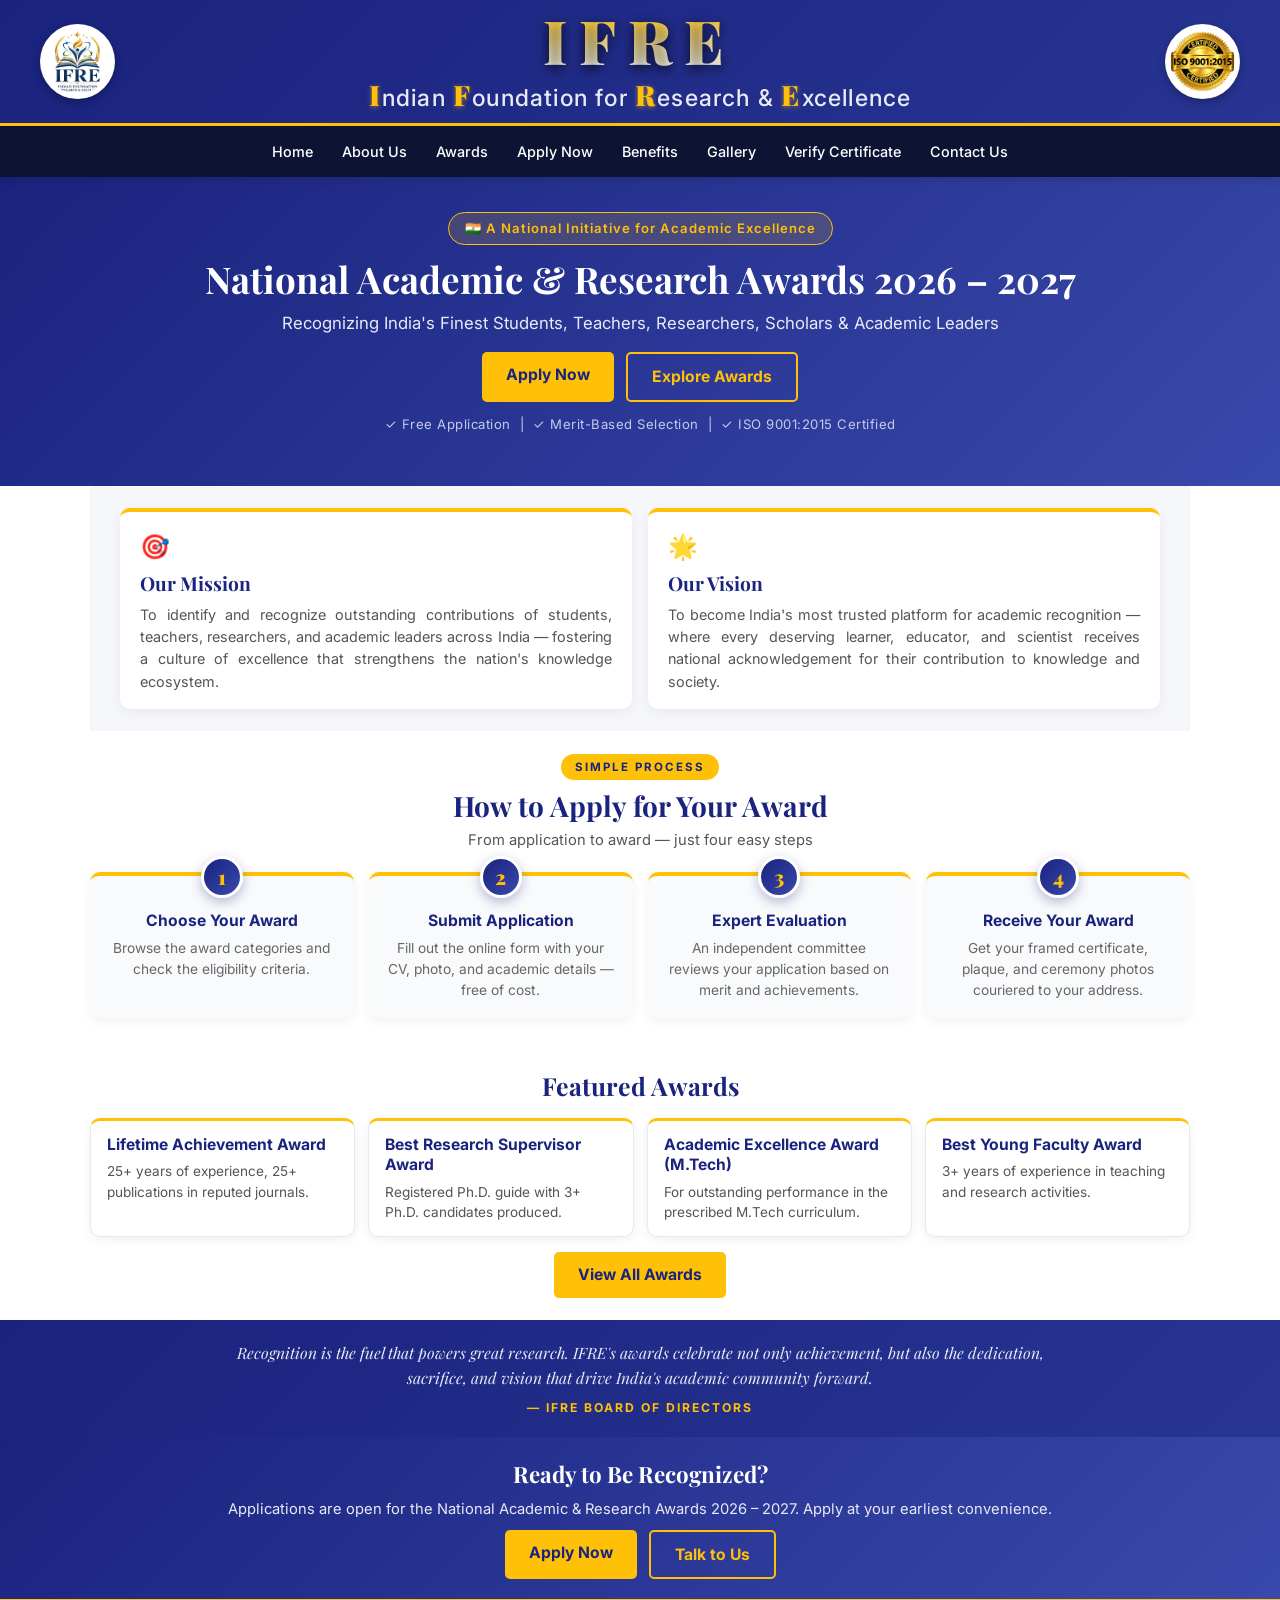
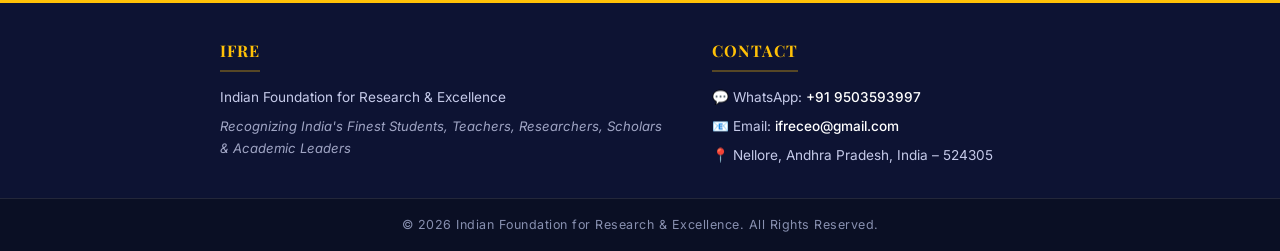
<file: index.html>
<!DOCTYPE html>
<html lang="en">
<head>
    <meta charset="UTF-8">
    <meta name="viewport" content="width=device-width, initial-scale=1.0">
    <title>IFRE - Indian Foundation for Research & Excellence | National Academic & Research Awards 2026-2027</title>
    <link rel="stylesheet" href="css/style.css">
</head>
<body>

    <div id="site-header"></div>

    <!-- ========== HERO BANNER ========== -->
    <section class="hero">
        <div class="hero-badge">🇮🇳 A National Initiative for Academic Excellence</div>
        <h2>National Academic &amp; Research Awards 2026 – 2027</h2>
        <p>Recognizing India's Finest Students, Teachers, Researchers, Scholars &amp; Academic Leaders</p>
        <div class="hero-buttons">
            <a href="apply.html" class="btn">Apply Now</a>
            <a href="awards.html" class="btn btn-outline">Explore Awards</a>
        </div>
        <p class="hero-note">✓ Free Application &nbsp;|&nbsp; ✓ Merit-Based Selection &nbsp;|&nbsp; ✓ ISO 9001:2015 Certified</p>
    </section>

    <!-- ========== MISSION & VISION ========== -->
    <section class="mission-vision">
        <div class="mv-card">
            <div class="mv-icon">🎯</div>
            <h2>Our Mission</h2>
            <p>
                To identify and recognize outstanding contributions of students, teachers, 
                researchers, and academic leaders across India — fostering a culture of 
                excellence that strengthens the nation's knowledge ecosystem.
            </p>
        </div>
        <div class="mv-card">
            <div class="mv-icon">🌟</div>
            <h2>Our Vision</h2>
            <p>
                To become India's most trusted platform for academic recognition — where 
                every deserving learner, educator, and scientist receives national 
                acknowledgement for their contribution to knowledge and society.
            </p>
        </div>
    </section>

    <!-- ========== HOW IT WORKS ========== -->
    <section class="how-it-works">
        <div class="section-head">
            <span class="section-tag">Simple Process</span>
            <h2>How to Apply for Your Award</h2>
            <p>From application to award — just four easy steps</p>
        </div>

        <div class="steps-grid">
            <div class="step-card">
                <div class="step-number">1</div>
                <h3>Choose Your Award</h3>
                <p>Browse the award categories and check the eligibility criteria.</p>
            </div>
            <div class="step-card">
                <div class="step-number">2</div>
                <h3>Submit Application</h3>
                <p>Fill out the online form with your CV, photo, and academic details — free of cost.</p>
            </div>
            <div class="step-card">
                <div class="step-number">3</div>
                <h3>Expert Evaluation</h3>
                <p>An independent committee reviews your application based on merit and achievements.</p>
            </div>
            <div class="step-card">
                <div class="step-number">4</div>
                <h3>Receive Your Award</h3>
                <p>Get your framed certificate, plaque, and ceremony photos couriered to your address.</p>
            </div>
        </div>
    </section>

    <!-- ========== FEATURED AWARDS ========== -->
    <section class="awards-highlight">
        <h2>Featured Awards</h2>
        <div class="award-cards">
            <div class="card">
                <h3>Lifetime Achievement Award</h3>
                <p>25+ years of experience, 25+ publications in reputed journals.</p>
            </div>
            <div class="card">
                <h3>Best Research Supervisor Award</h3>
                <p>Registered Ph.D. guide with 3+ Ph.D. candidates produced.</p>
            </div>
            <div class="card">
                <h3>Academic Excellence Award (M.Tech)</h3>
                <p>For outstanding performance in the prescribed M.Tech curriculum.</p>
            </div>
            <div class="card">
                <h3>Best Young Faculty Award</h3>
                <p>3+ years of experience in teaching and research activities.</p>
            </div>
        </div>
        <div class="center-btn">
            <a href="awards.html" class="btn">View All Awards</a>
        </div>
    </section>

    <!-- ========== TESTIMONIAL ========== -->
    <section class="testimonial-section">
        <div class="testimonial-box">
            <p class="testimonial-text">
                Recognition is the fuel that powers great research. IFRE's awards celebrate 
                not only achievement, but also the dedication, sacrifice, and vision that 
                drive India's academic community forward.
            </p>
            <p class="testimonial-author">— IFRE Board of Directors</p>
        </div>
    </section>

    <!-- ========== CALL TO ACTION ========== -->
    <section class="cta">
        <h2>Ready to Be Recognized?</h2>
        <p>Applications are open for the National Academic &amp; Research Awards 2026 – 2027. 
        Apply at your earliest convenience.</p>
        <div class="hero-buttons">
            <a href="apply.html" class="btn">Apply Now</a>
            <a href="contact.html" class="btn btn-outline">Talk to Us</a>
        </div>
    </section>

    <div id="site-footer"></div>

    <script src="js/layout.js"></script>
</body>
</html>
</file>
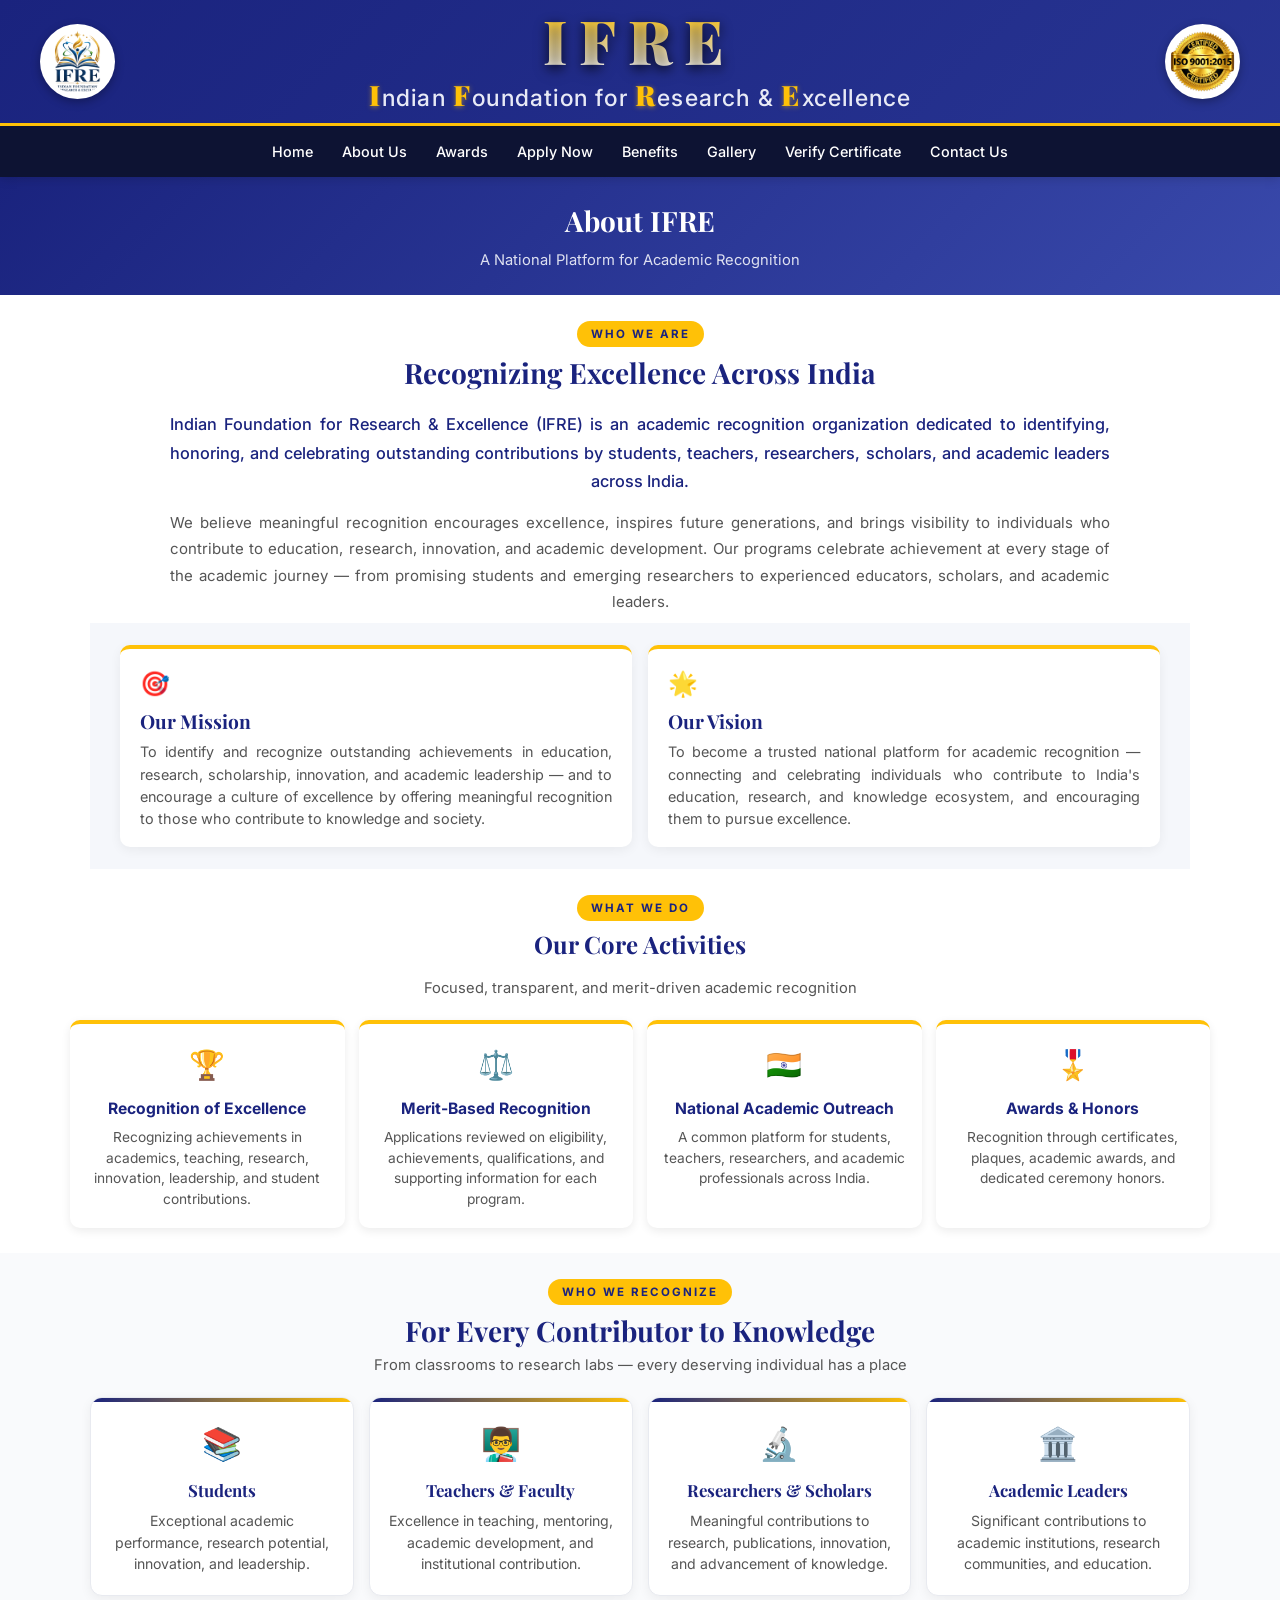
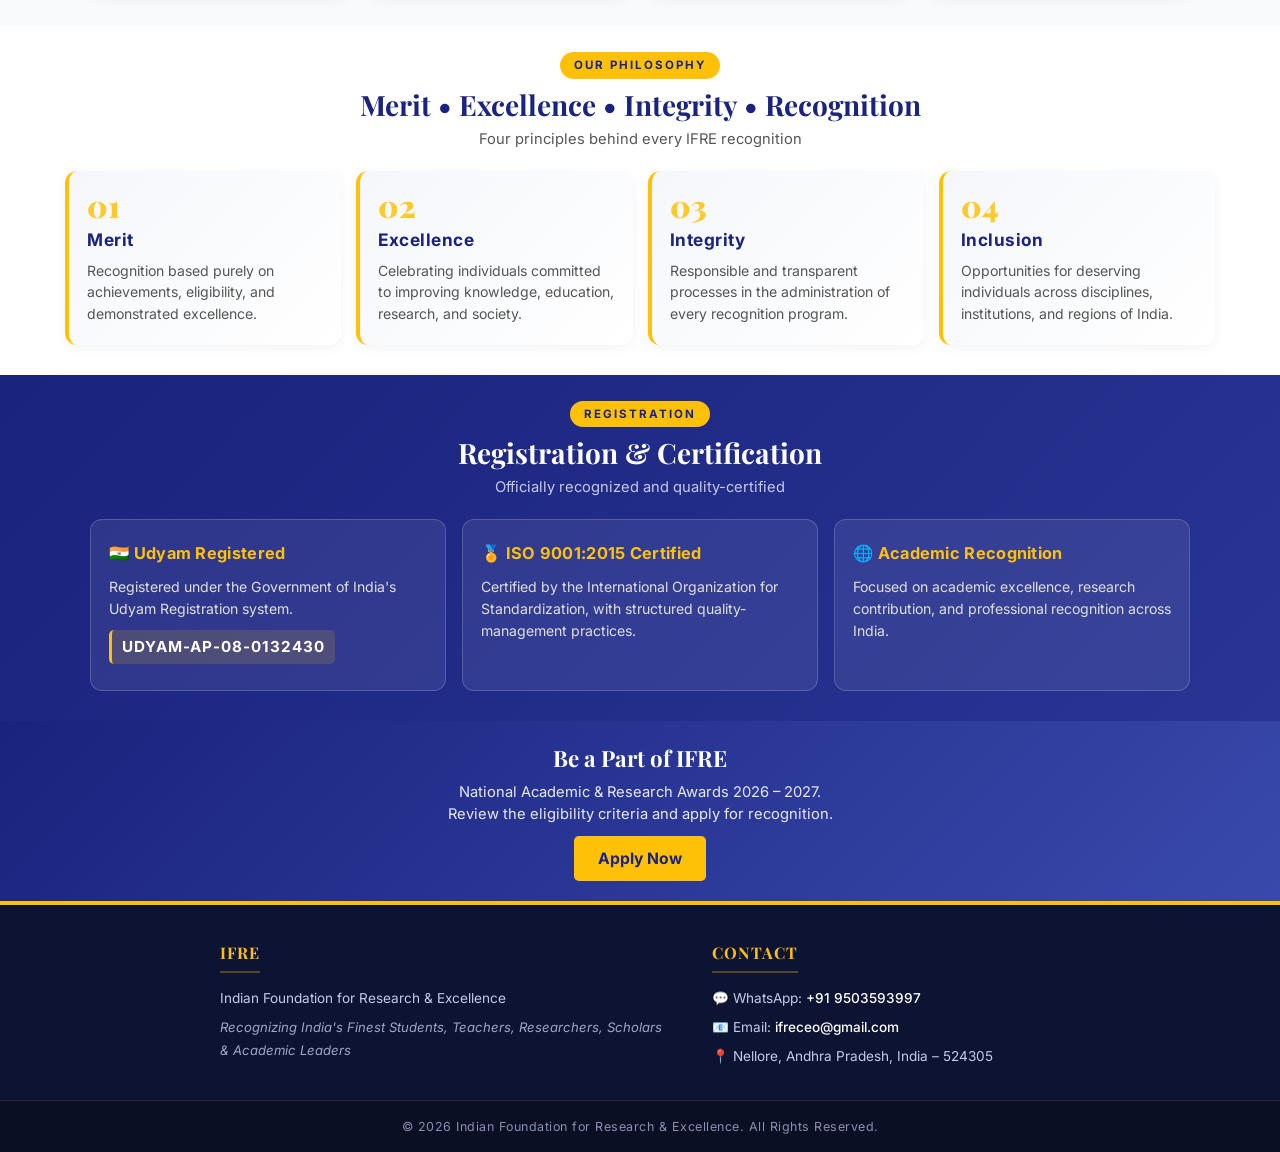
<file: about.html>
<!DOCTYPE html>
<html lang="en">
<head>
    <meta charset="UTF-8">
    <meta name="viewport" content="width=device-width, initial-scale=1.0">
    <title>About Us - IFRE | Indian Foundation for Research & Excellence</title>
    <link rel="stylesheet" href="css/style.css">
</head>
<body>

    <div id="site-header"></div>

    <!-- ========== PAGE HERO ========== -->
    <section class="page-hero">
        <h2>About IFRE</h2>
        <p>A National Platform for Academic Recognition</p>
    </section>

    <!-- ========== WHO WE ARE ========== -->
    <section class="about-intro">
        <div class="section-head">
            <span class="section-tag">Who We Are</span>
            <h2>Recognizing Excellence Across India</h2>
        </div>
        <p class="about-lead">
            Indian Foundation for Research &amp; Excellence (IFRE) is an academic 
            recognition organization dedicated to identifying, honoring, and celebrating 
            outstanding contributions by students, teachers, researchers, scholars, and 
            academic leaders across India.
        </p>
        <p class="about-text">
            We believe meaningful recognition encourages excellence, inspires future 
            generations, and brings visibility to individuals who contribute to 
            education, research, innovation, and academic development. Our programs 
            celebrate achievement at every stage of the academic journey — from 
            promising students and emerging researchers to experienced educators, 
            scholars, and academic leaders.
        </p>
    </section>

    <!-- ========== MISSION & VISION ========== -->
    <section class="mission-vision">
        <div class="mv-card">
            <div class="mv-icon">🎯</div>
            <h2>Our Mission</h2>
            <p>
                To identify and recognize outstanding achievements in education, 
                research, scholarship, innovation, and academic leadership — and to 
                encourage a culture of excellence by offering meaningful recognition 
                to those who contribute to knowledge and society.
            </p>
        </div>
        <div class="mv-card">
            <div class="mv-icon">🌟</div>
            <h2>Our Vision</h2>
            <p>
                To become a trusted national platform for academic recognition — 
                connecting and celebrating individuals who contribute to India's 
                education, research, and knowledge ecosystem, and encouraging them 
                to pursue excellence.
            </p>
        </div>
    </section>

    <!-- ========== WHAT WE DO ========== -->
    <section class="benefits-section">
        <div class="section-head">
            <span class="section-tag">What We Do</span>
            <h2>Our Core Activities</h2>
            <p>Focused, transparent, and merit-driven academic recognition</p>
        </div>

        <div class="benefits-grid">
            <div class="benefit-card">
                <div class="benefit-icon">🏆</div>
                <h3>Recognition of Excellence</h3>
                <p>Recognizing achievements in academics, teaching, research, innovation, leadership, and student contributions.</p>
            </div>
            <div class="benefit-card">
                <div class="benefit-icon">⚖️</div>
                <h3>Merit-Based Recognition</h3>
                <p>Applications reviewed on eligibility, achievements, qualifications, and supporting information for each program.</p>
            </div>
            <div class="benefit-card">
                <div class="benefit-icon">🇮🇳</div>
                <h3>National Academic Outreach</h3>
                <p>A common platform for students, teachers, researchers, and academic professionals across India.</p>
            </div>
            <div class="benefit-card">
                <div class="benefit-icon">🎖️</div>
                <h3>Awards &amp; Honors</h3>
                <p>Recognition through certificates, plaques, academic awards, and dedicated ceremony honors.</p>
            </div>
        </div>
    </section>

    <!-- ========== WHO WE RECOGNIZE ========== -->
    <section class="who-we-recognize">
        <div class="section-head">
            <span class="section-tag">Who We Recognize</span>
            <h2>For Every Contributor to Knowledge</h2>
            <p>From classrooms to research labs — every deserving individual has a place</p>
        </div>

        <div class="recognize-grid">
            <div class="recognize-card">
                <div class="rec-icon">📚</div>
                <h3>Students</h3>
                <p>Exceptional academic performance, research potential, innovation, and leadership.</p>
            </div>
            <div class="recognize-card">
                <div class="rec-icon">👨‍🏫</div>
                <h3>Teachers &amp; Faculty</h3>
                <p>Excellence in teaching, mentoring, academic development, and institutional contribution.</p>
            </div>
            <div class="recognize-card">
                <div class="rec-icon">🔬</div>
                <h3>Researchers &amp; Scholars</h3>
                <p>Meaningful contributions to research, publications, innovation, and advancement of knowledge.</p>
            </div>
            <div class="recognize-card">
                <div class="rec-icon">🏛️</div>
                <h3>Academic Leaders</h3>
                <p>Significant contributions to academic institutions, research communities, and education.</p>
            </div>
        </div>
    </section>

    <!-- ========== RECOGNITION PHILOSOPHY ========== -->
    <section class="philosophy-section">
        <div class="section-head">
            <span class="section-tag">Our Philosophy</span>
            <h2>Merit • Excellence • Integrity • Recognition</h2>
            <p>Four principles behind every IFRE recognition</p>
        </div>

        <div class="philosophy-grid">
            <div class="phil-card">
                <div class="phil-number">01</div>
                <h3>Merit</h3>
                <p>Recognition based purely on achievements, eligibility, and demonstrated excellence.</p>
            </div>
            <div class="phil-card">
                <div class="phil-number">02</div>
                <h3>Excellence</h3>
                <p>Celebrating individuals committed to improving knowledge, education, research, and society.</p>
            </div>
            <div class="phil-card">
                <div class="phil-number">03</div>
                <h3>Integrity</h3>
                <p>Responsible and transparent processes in the administration of every recognition program.</p>
            </div>
            <div class="phil-card">
                <div class="phil-number">04</div>
                <h3>Inclusion</h3>
                <p>Opportunities for deserving individuals across disciplines, institutions, and regions of India.</p>
            </div>
        </div>
    </section>

    <!-- ========== REGISTRATION & CERTIFICATION ========== -->
    <section class="registration">
        <div class="section-head section-head-light">
            <span class="section-tag">Registration</span>
            <h2>Registration &amp; Certification</h2>
            <p>Officially recognized and quality-certified</p>
        </div>

        <div class="reg-grid">
            <div class="reg-card">
                <h3>🇮🇳 Udyam Registered</h3>
                <p>Registered under the Government of India's Udyam Registration system.</p>
                <p class="reg-number">UDYAM-AP-08-0132430</p>
            </div>
            <div class="reg-card">
                <h3>🏅 ISO 9001:2015 Certified</h3>
                <p>Certified by the International Organization for Standardization, with structured quality-management practices.</p>
            </div>
            <div class="reg-card">
                <h3>🌐 Academic Recognition</h3>
                <p>Focused on academic excellence, research contribution, and professional recognition across India.</p>
            </div>
        </div>
    </section>

    <!-- ========== CTA ========== -->
    <section class="cta">
        <h2>Be a Part of IFRE</h2>
        <p>National Academic &amp; Research Awards 2026 – 2027. <br>
        Review the eligibility criteria and apply for recognition.</p>
        <a href="apply.html" class="btn">Apply Now</a>
    </section>

    <div id="site-footer"></div>

    <script src="js/layout.js"></script>
</body>
</html>
</file>
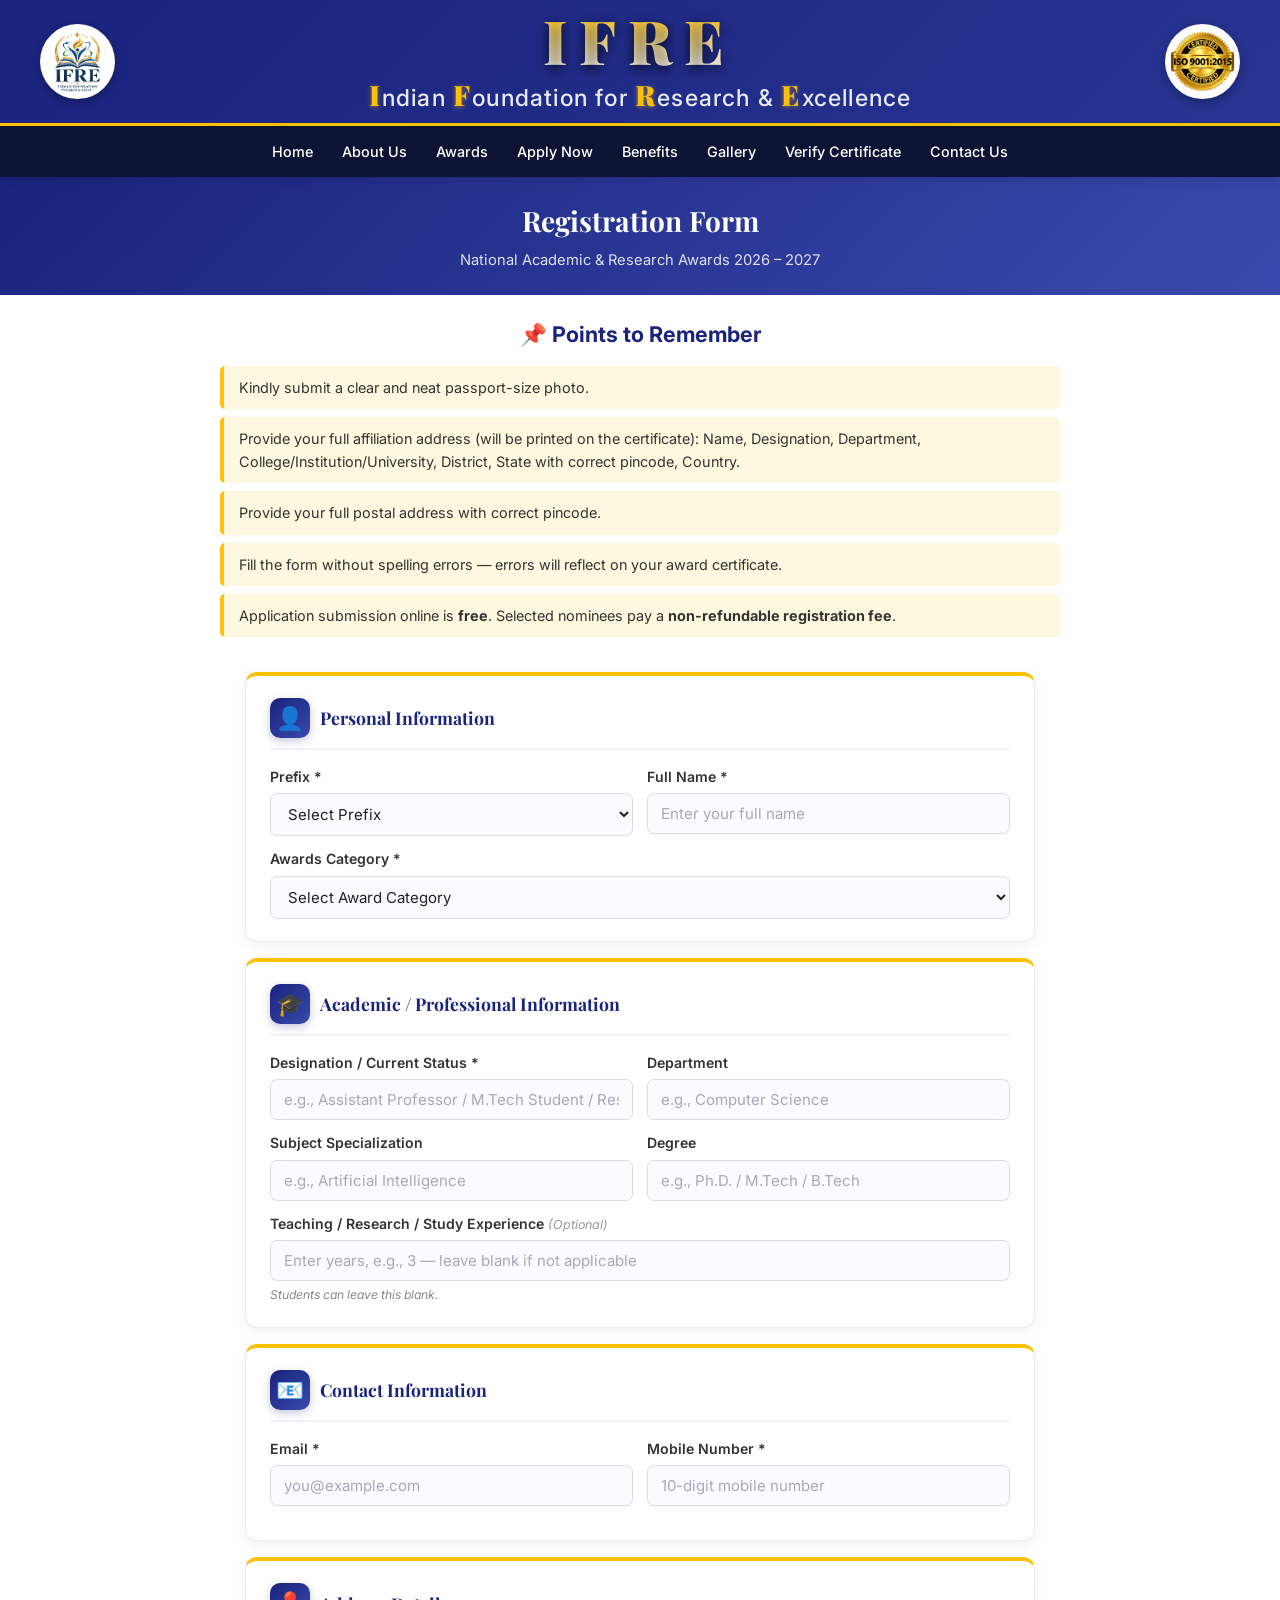
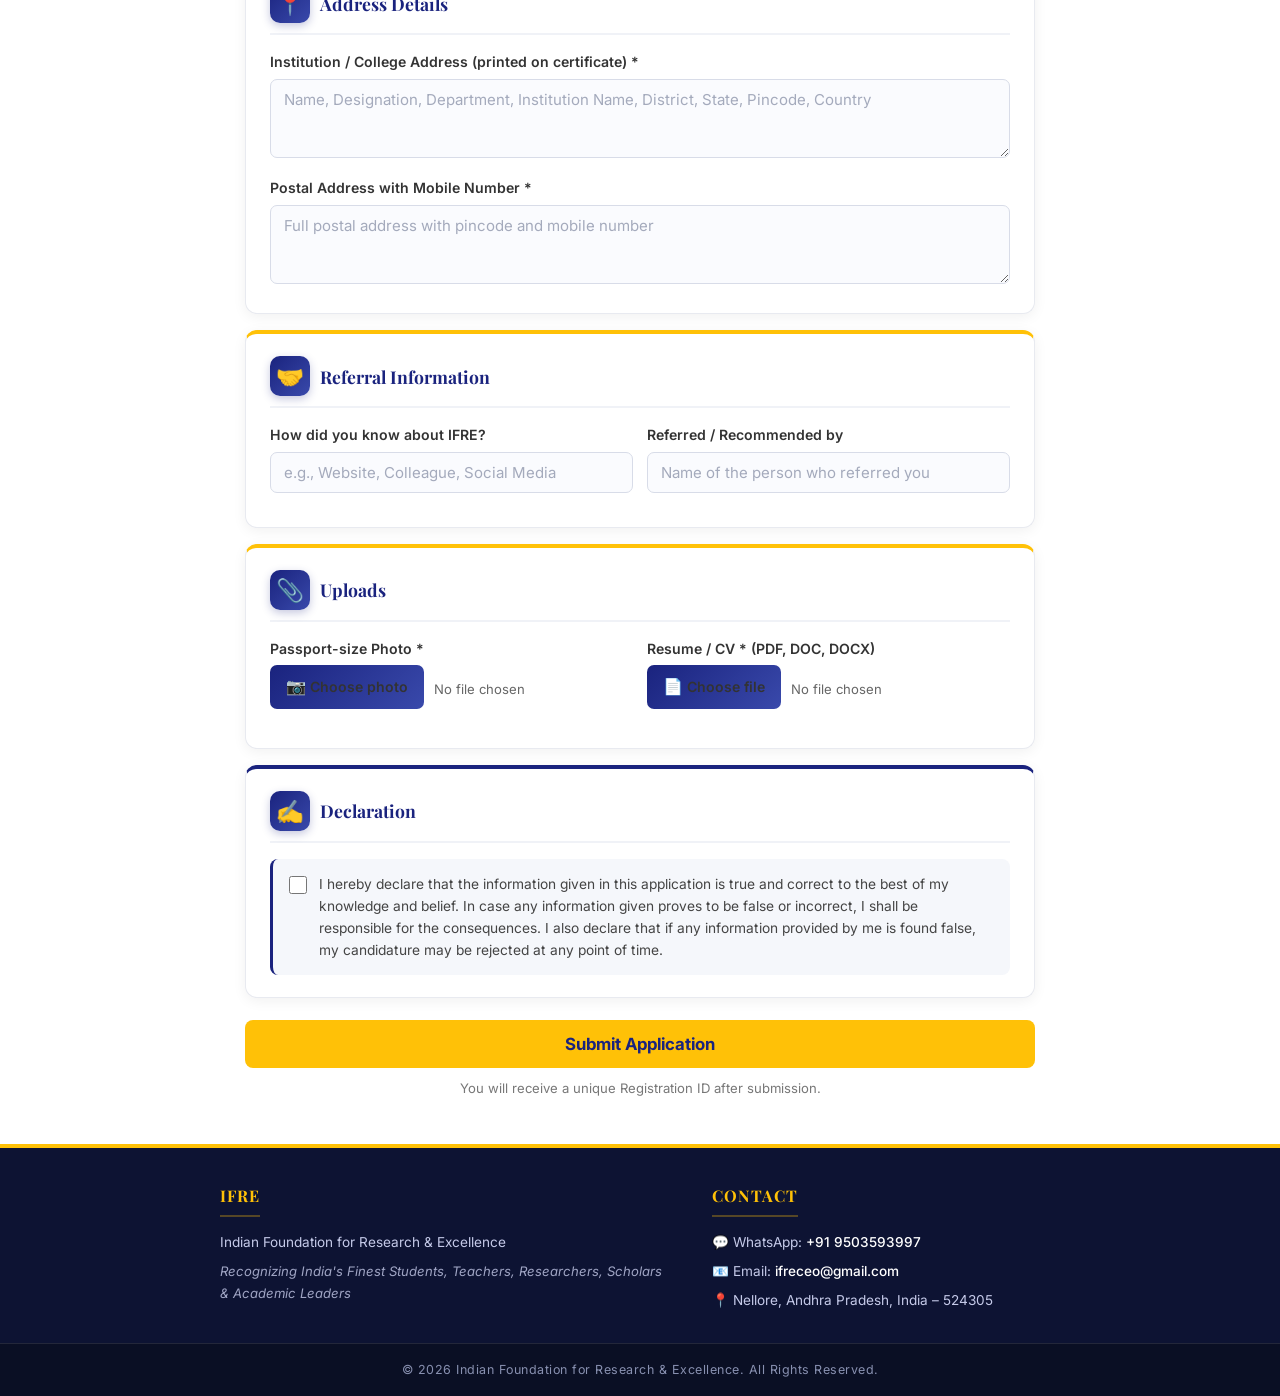
<file: apply.html>
<!DOCTYPE html>
<html lang="en">
<head>
    <meta charset="UTF-8">
    <meta name="viewport" content="width=device-width, initial-scale=1.0">
    <title>Apply Now - IFRE | National Academic & Research Awards 2026-2027</title>
    <link rel="stylesheet" href="css/style.css">
</head>
<body>

    <div id="site-header"></div>

    <!-- ========== PAGE HERO ========== -->
    <section class="page-hero">
        <h2>Registration Form</h2>
        <p>National Academic &amp; Research Awards 2026 – 2027</p>
    </section>

    <!-- ========== POINTS TO REMEMBER ========== -->
    <section class="points-section">
        <h2>📌 Points to Remember</h2>
        <ul>
            <li>Kindly submit a clear and neat passport-size photo.</li>
            <li>Provide your full affiliation address (will be printed on the certificate): Name, Designation, Department, College/Institution/University, District, State with correct pincode, Country.</li>
            <li>Provide your full postal address with correct pincode.</li>
            <li>Fill the form without spelling errors — errors will reflect on your award certificate.</li>
            <li>Application submission online is <strong>free</strong>. Selected nominees pay a <strong>non-refundable registration fee</strong>.</li>
        </ul>
    </section>

    <!-- ========== REGISTRATION FORM ========== -->
    <section class="form-section">
        <form id="applyForm" enctype="multipart/form-data">

            <!-- SECTION: Personal Information -->
            <div class="form-card">
                <div class="form-card-head">
                    <span class="form-card-icon">👤</span>
                    <h3>Personal Information</h3>
                </div>

                <div class="form-row">
                    <div class="form-group">
                        <label>Prefix *</label>
                        <select name="prefix" required>
                            <option value="">Select Prefix</option>
                            <option>Dr.</option>
                            <option>Prof.</option>
                            <option>Mr.</option>
                            <option>Ms.</option>
                            <option>Mrs.</option>
                        </select>
                    </div>

                    <div class="form-group">
                        <label>Full Name *</label>
                        <input type="text" name="fullName" placeholder="Enter your full name" required>
                    </div>
                </div>

                <div class="form-group">
                    <label>Awards Category *</label>
                    <select name="award" required>
                        <option value="">Select Award Category</option>

                        <optgroup label="🎓 Student Excellence Awards">
                            <option>Academic Excellence Award (M.Tech)</option>
                            <option>Extended Learning Excellence Award (M.Tech)</option>
                            <option>Professional Excellence Award (M.Tech)</option>
                            <option>Best Student Award – Undergraduate (UG)</option>
                            <option>Best Student Award – Postgraduate (PG)</option>
                            <option>Best Engineering Student Award – B.Tech / B.E.</option>
                            <option>Best Engineering Student Award – M.Tech / M.E.</option>
                            <option>Best Research Scholar Award – Ph.D.</option>
                            <option>Outstanding Post-Doctoral Fellow Award</option>
                            <option>Best Project Award – UG / PG</option>
                            <option>Best Innovation Award – Student</option>
                            <option>Best Paper Presentation Award – Student</option>
                            <option>Outstanding Student Leadership Award</option>
                        </optgroup>

                        <optgroup label="👨‍🏫 Faculty Excellence Awards">
                            <option>Best School Teacher Award</option>
                            <option>Best Young Faculty Award</option>
                            <option>Best Senior Faculty Award</option>
                            <option>Best Women Faculty Award</option>
                            <option>Best Faculty Mentor Award</option>
                            <option>Outstanding Faculty Mentor Award</option>
                            <option>Distinguished Professor Award</option>
                            <option>Rising Star Award</option>
                            <option>Lifetime Achievement Award</option>
                        </optgroup>

                        <optgroup label="🔬 Research Excellence Awards">
                            <option>Award of Excellence in Research</option>
                            <option>Best Young Researcher Award</option>
                            <option>Best Researcher Award</option>
                            <option>Best Senior Researcher Award</option>
                            <option>Best Young Scientist Award</option>
                            <option>Best Senior Scientist Award</option>
                            <option>Best Women Scientist Award</option>
                            <option>Best Research Supervisor Award</option>
                            <option>Post-Doctoral Mentoring Award</option>
                        </optgroup>

                        <optgroup label="🏛️ Academic Leadership Awards">
                            <option>Best School Principal Award</option>
                            <option>Best College Principal Award</option>
                            <option>Best Head of Department (HOD) Award</option>
                            <option>Best Dean Award</option>
                            <option>Best Academic Leadership Award</option>
                        </optgroup>

                        <optgroup label="🎖️ Specialized Awards">
                            <option>Nursing Practice Excellence Award</option>
                        </optgroup>
                    </select>
                </div>
            </div>

            <!-- SECTION: Academic Information -->
            <div class="form-card">
                <div class="form-card-head">
                    <span class="form-card-icon">🎓</span>
                    <h3>Academic / Professional Information</h3>
                </div>

                <div class="form-row">
                    <div class="form-group">
                        <label>Designation / Current Status *</label>
                        <input type="text" name="designation" placeholder="e.g., Assistant Professor / M.Tech Student / Research Scholar" required>
                    </div>

                    <div class="form-group">
                        <label>Department</label>
                        <input type="text" name="department" placeholder="e.g., Computer Science">
                    </div>
                </div>

                <div class="form-row">
                    <div class="form-group">
                        <label>Subject Specialization</label>
                        <input type="text" name="subject" placeholder="e.g., Artificial Intelligence">
                    </div>

                    <div class="form-group">
                        <label>Degree</label>
                        <input type="text" name="degree" placeholder="e.g., Ph.D. / M.Tech / B.Tech">
                    </div>
                </div>

                <div class="form-group">
                    <label>Teaching / Research / Study Experience <span class="optional-tag">(Optional)</span></label>
                    <input type="number" name="experience" min="0" placeholder="Enter years, e.g., 3 — leave blank if not applicable">
                    <small class="field-help">Students can leave this blank.</small>
                </div>
            </div>

            <!-- SECTION: Contact Information -->
            <div class="form-card">
                <div class="form-card-head">
                    <span class="form-card-icon">📧</span>
                    <h3>Contact Information</h3>
                </div>

                <div class="form-row">
                    <div class="form-group">
                        <label>Email *</label>
                        <input type="email" name="email" placeholder="you@example.com" required>
                    </div>

                    <div class="form-group">
                        <label>Mobile Number *</label>
                        <input type="tel" name="mobile" pattern="[0-9]{10}" placeholder="10-digit mobile number" required>
                    </div>
                </div>
            </div>

            <!-- SECTION: Address -->
            <div class="form-card">
                <div class="form-card-head">
                    <span class="form-card-icon">📍</span>
                    <h3>Address Details</h3>
                </div>

                <div class="form-group">
                    <label>Institution / College Address (printed on certificate) *</label>
                    <textarea name="institutionAddress" rows="3" placeholder="Name, Designation, Department, Institution Name, District, State, Pincode, Country" required></textarea>
                </div>

                <div class="form-group">
                    <label>Postal Address with Mobile Number *</label>
                    <textarea name="postalAddress" rows="3" placeholder="Full postal address with pincode and mobile number" required></textarea>
                </div>
            </div>

            <!-- SECTION: Referral -->
            <div class="form-card">
                <div class="form-card-head">
                    <span class="form-card-icon">🤝</span>
                    <h3>Referral Information</h3>
                </div>

                <div class="form-row">
                    <div class="form-group">
                        <label>How did you know about IFRE?</label>
                        <input type="text" name="source" placeholder="e.g., Website, Colleague, Social Media">
                    </div>

                    <div class="form-group">
                        <label>Referred / Recommended by</label>
                        <input type="text" name="referredBy" placeholder="Name of the person who referred you">
                    </div>
                </div>
            </div>

            <!-- SECTION: Uploads -->
            <div class="form-card">
                <div class="form-card-head">
                    <span class="form-card-icon">📎</span>
                    <h3>Uploads</h3>
                </div>

                <div class="form-row">
                    <div class="form-group">
                        <label>Passport-size Photo *</label>
                        <div class="file-upload">
                            <input type="file" name="photo" id="photoInput" accept="image/*" required>
                            <label for="photoInput" class="file-label">
                                <span class="file-icon">📷</span>
                                <span class="file-text">Choose photo</span>
                            </label>
                            <span class="file-name" id="photoName">No file chosen</span>
                        </div>
                    </div>

                    <div class="form-group">
                        <label>Resume / CV * (PDF, DOC, DOCX)</label>
                        <div class="file-upload">
                            <input type="file" name="resume" id="resumeInput" accept=".pdf,.doc,.docx" required>
                            <label for="resumeInput" class="file-label">
                                <span class="file-icon">📄</span>
                                <span class="file-text">Choose file</span>
                            </label>
                            <span class="file-name" id="resumeName">No file chosen</span>
                        </div>
                    </div>
                </div>
            </div>

            <!-- SECTION: Declaration -->
            <div class="form-card declaration-card">
                <div class="form-card-head">
                    <span class="form-card-icon">✍️</span>
                    <h3>Declaration</h3>
                </div>

                <label class="checkbox-label">
                    <input type="checkbox" name="declaration" required>
                    <span>
                        I hereby declare that the information given in this application is true and correct 
                        to the best of my knowledge and belief. In case any information given proves to be 
                        false or incorrect, I shall be responsible for the consequences. I also declare that 
                        if any information provided by me is found false, my candidature may be rejected at 
                        any point of time.
                    </span>
                </label>
            </div>

            <!-- SUBMIT -->
            <div class="form-submit-wrap">
                <button type="submit" id="submitBtn" class="btn submit-btn">
                    <span class="btn-text">Submit Application</span>
                    <span class="btn-loader" style="display:none;">⏳ Submitting...</span>
                </button>
                <p class="submit-note">You will receive a unique Registration ID after submission.</p>
            </div>

        </form>
    </section>

    <!-- ========== SUCCESS MODAL ========== -->
    <div class="modal-overlay" id="successModal">
        <div class="modal-box">
            <button class="modal-close" onclick="closeModal()" aria-label="Close">&times;</button>
            <div class="modal-icon">✅</div>
            <h2>Application Submitted!</h2>
            <p>Your application has been received successfully.</p>
            <div class="reg-id-box">
                <span class="reg-id-label">Your Registration ID</span>
                <div class="reg-id-value" id="regIdDisplay">IFRE2026XXXX</div>
                <button class="copy-btn" onclick="copyRegId()">📋 Copy</button>
            </div>
            <p class="modal-note">
                Please save this ID for future reference. You will need it to verify 
                and download your certificate.
            </p>
            <div class="modal-actions">
                <a href="verify.html" class="btn">Verify Certificate</a>
                <a href="index.html" class="btn btn-outline">Back to Home</a>
            </div>
        </div>
    </div>

    <div id="site-footer"></div>

    <script src="js/layout.js"></script>
    <script>
        // =====================================================
        // ⚠️ PASTE YOUR GOOGLE APPS SCRIPT WEB APP URL BELOW
        // =====================================================
        const SCRIPT_URL = 'https://script.google.com/macros/s/AKfycbyTFXffufWiik04CUNEuxIjN2-Pq0iPbpE5DpuYOJaA65wHYS1WdP0QeNwjVGzxfQyO/exec';

        // ---- File name display ----
        document.getElementById('photoInput').addEventListener('change', function () {
            document.getElementById('photoName').textContent = this.files[0] ? this.files[0].name : 'No file chosen';
        });
        document.getElementById('resumeInput').addEventListener('change', function () {
            document.getElementById('resumeName').textContent = this.files[0] ? this.files[0].name : 'No file chosen';
        });

        // ---- File → base64 ----
        function fileToBase64(file) {
            return new Promise((resolve, reject) => {
                const reader = new FileReader();
                reader.onload = () => {
                    const base64 = reader.result.split(',')[1];
                    resolve({ name: file.name, type: file.type, data: base64 });
                };
                reader.onerror = reject;
                reader.readAsDataURL(file);
            });
        }

        // ---- Submit handler ----
        document.getElementById('applyForm').addEventListener('submit', async function (e) {
            e.preventDefault();

            const form = e.target;
            if (!form.checkValidity()) {
                form.reportValidity();
                return;
            }

            const btn = document.getElementById('submitBtn');
            const btnText = btn.querySelector('.btn-text');
            const btnLoader = btn.querySelector('.btn-loader');

            btn.disabled = true;
            btnText.style.display = 'none';
            btnLoader.style.display = 'inline';

            try {
                const photoFile = document.getElementById('photoInput').files[0];
                const resumeFile = document.getElementById('resumeInput').files[0];

                // ⭐ Generate ID on client side — SAME as what's shown to user
                // Using timestamp-based suffix for guaranteed uniqueness
                const year = new Date().getFullYear();
                const rand = Date.now().toString().slice(-5);
                const regId = 'IFRE' + year + rand;

                const payload = {
                    regId: regId,
                    prefix: form.prefix.value,
                    fullName: form.fullName.value,
                    award: form.award.value,
                    designation: form.designation.value,
                    department: form.department.value,
                    subject: form.subject.value,
                    degree: form.degree.value,
                    experience: form.experience.value || '',
                    email: form.email.value,
                    mobile: form.mobile.value,
                    institutionAddress: form.institutionAddress.value,
                    postalAddress: form.postalAddress.value,
                    source: form.source.value,
                    referredBy: form.referredBy.value,
                    photo: await fileToBase64(photoFile),
                    resume: await fileToBase64(resumeFile)
                };

                // Send to Google Sheets + Drive
                await fetch(SCRIPT_URL, {
                    method: 'POST',
                    mode: 'no-cors',
                    headers: { 'Content-Type': 'text/plain;charset=utf-8' },
                    body: JSON.stringify(payload)
                });

                // Show the SAME ID in the modal
                document.getElementById('regIdDisplay').textContent = regId;
                document.getElementById('successModal').classList.add('show');
                form.reset();
                document.getElementById('photoName').textContent = 'No file chosen';
                document.getElementById('resumeName').textContent = 'No file chosen';

            } catch (err) {
                alert('Error submitting form: ' + err.message + '\nPlease try again.');
            } finally {
                btn.disabled = false;
                btnText.style.display = 'inline';
                btnLoader.style.display = 'none';
            }
        });

        // ---- Copy Reg ID ----
        function copyRegId() {
            const text = document.getElementById('regIdDisplay').textContent;
            navigator.clipboard.writeText(text).then(() => {
                alert('Registration ID copied: ' + text);
            });
        }

        // ---- Close modal ----
        function closeModal() {
            document.getElementById('successModal').classList.remove('show');
        }

        // Close on overlay click
        document.getElementById('successModal').addEventListener('click', function (e) {
            if (e.target === this) closeModal();
        });

        // Close on Escape key
        document.addEventListener('keydown', function (e) {
            if (e.key === 'Escape') closeModal();
        });
    </script>
</body>
</html>
</file>
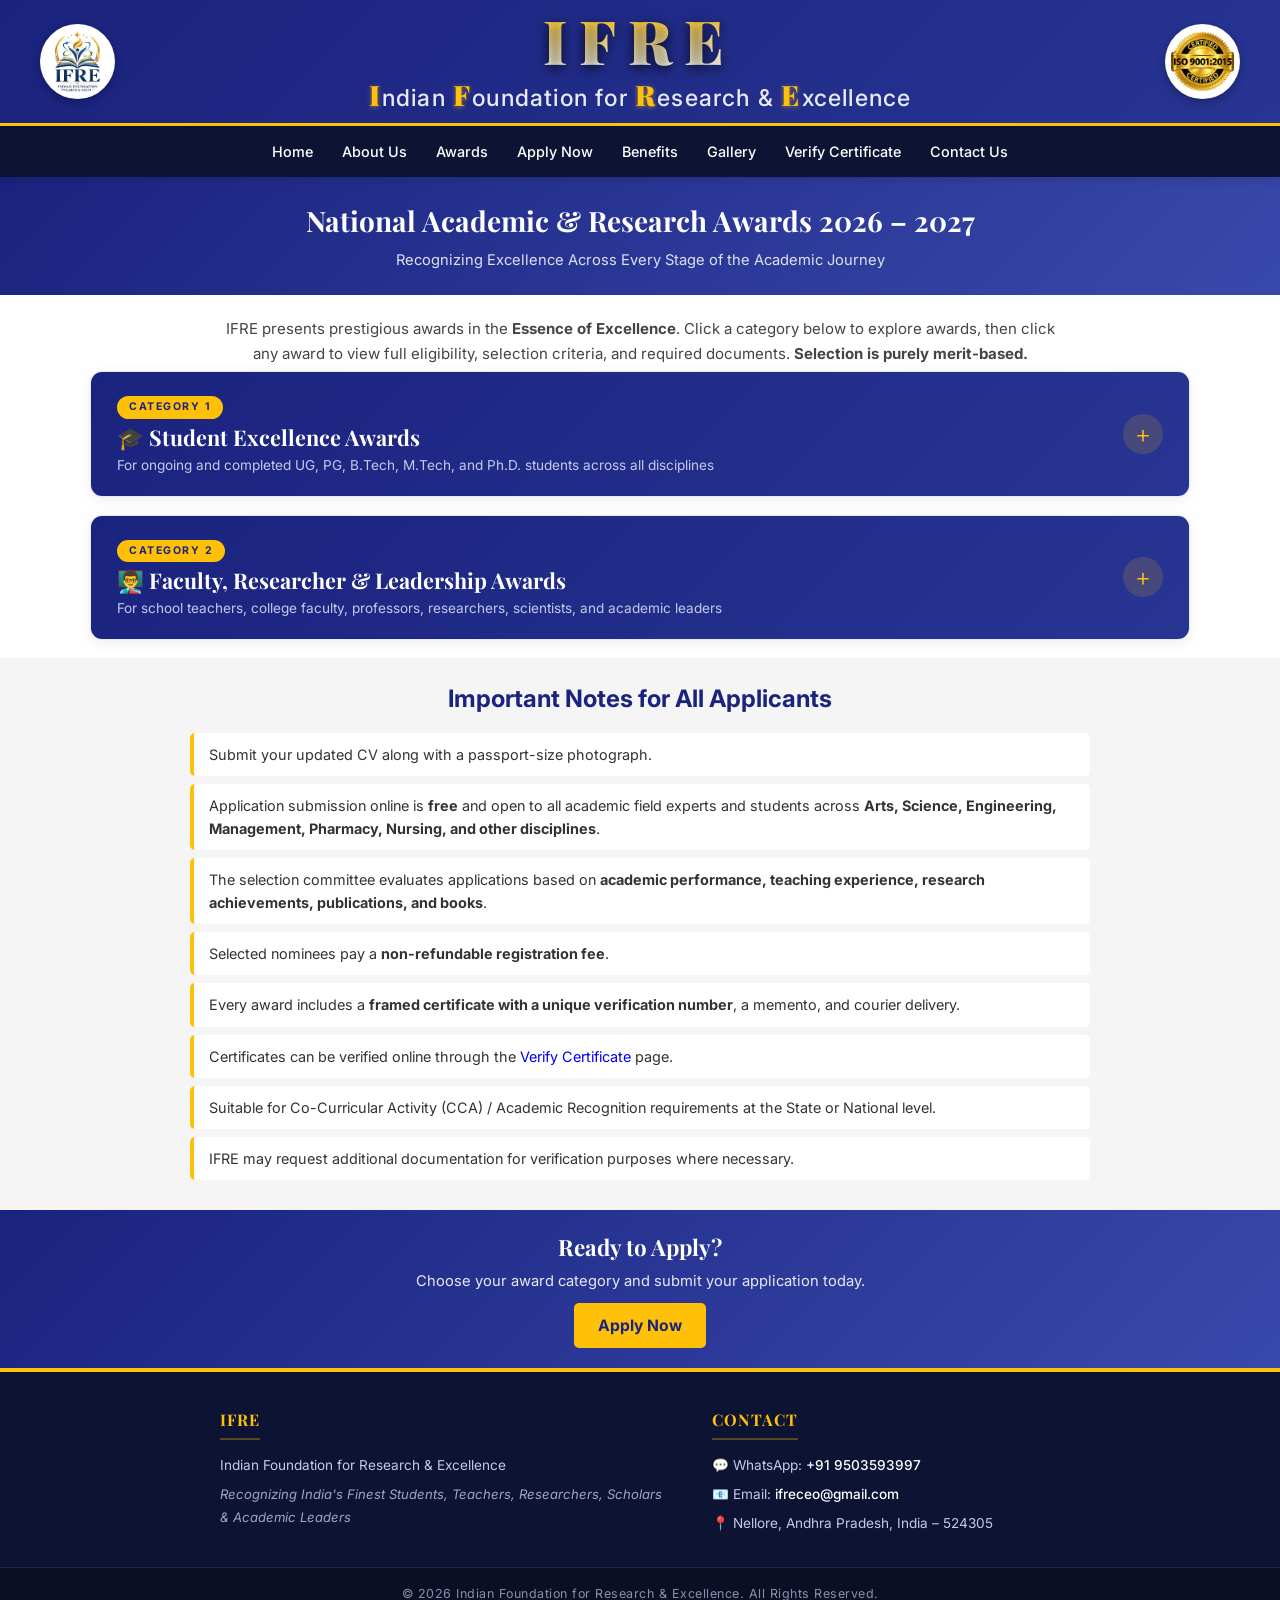
<file: awards.html>
<!DOCTYPE html>
<html lang="en">
<head>
    <meta charset="UTF-8">
    <meta name="viewport" content="width=device-width, initial-scale=1.0">
    <title>Awards - IFRE | National Academic & Research Awards 2026-2027</title>
    <link rel="stylesheet" href="css/style.css">
</head>
<body>

    <div id="site-header"></div>

    <!-- ========== PAGE HERO ========== -->
    <section class="page-hero">
        <h2>National Academic &amp; Research Awards 2026 – 2027</h2>
        <p>Recognizing Excellence Across Every Stage of the Academic Journey</p>
    </section>

    <!-- ========== INTRO ========== -->
    <section class="awards-intro">
        <p>
            IFRE presents prestigious awards in the <strong>Essence of Excellence</strong>. 
            Click a category below to explore awards, then click any award to view full 
            eligibility, selection criteria, and required documents. 
            <strong>Selection is purely merit-based.</strong>
        </p>
    </section>

    <!-- ======================================================
         CATEGORY 1: STUDENT AWARDS
    ====================================================== -->
    <section class="awards-category">
        <div class="cat-toggle" onclick="toggleCategory(this)">
            <div class="cat-toggle-text">
                <span class="section-tag">Category 1</span>
                <h2>🎓 Student Excellence Awards</h2>
                <p>For ongoing and completed UG, PG, B.Tech, M.Tech, and Ph.D. students across all disciplines</p>
            </div>
            <span class="expand-icon">+</span>
        </div>

        <div class="cat-body">
            <div class="cat-body-inner">

                <!-- Award 1 -->
                <div class="awd-item">
                    <div class="awd-toggle" onclick="toggleAward(this)">
                        <div class="awd-toggle-text">
                            <h3>Academic Excellence Award (M.Tech)</h3>
                            <span class="awd-sub">For Outstanding Academic Performance</span>
                        </div>
                        <span class="expand-icon">+</span>
                    </div>
                    <div class="awd-body">
                        <div class="awd-body-inner">
                            <p class="awd-desc">Recognizes the M.Tech student who demonstrates exceptional performance in the prescribed academic curriculum.</p>
                            <div class="awd-block">
                                <h4>Selection may consider</h4>
                                <ul>
                                    <li>Highest CGPA / academic score</li>
                                    <li>Consistent semester performance</li>
                                    <li>Performance across core and elective subjects</li>
                                    <li>Academic standing within the class / cohort</li>
                                    <li>Overall performance in the prescribed curriculum</li>
                                </ul>
                            </div>
                            <div class="awd-block docs-block">
                                <h4>Supporting Documents</h4>
                                <ul>
                                    <li>Official mark sheets / grade cards</li>
                                    <li>CGPA or percentage record</li>
                                    <li>Bonafide / student status certificate</li>
                                    <li>Other academic records requested by IFRE</li>
                                </ul>
                            </div>
                        </div>
                    </div>
                </div>

                <!-- Award 2 -->
                <div class="awd-item">
                    <div class="awd-toggle" onclick="toggleAward(this)">
                        <div class="awd-toggle-text">
                            <h3>Extended Learning Excellence Award (M.Tech)</h3>
                            <span class="awd-sub">For Learning Beyond the Prescribed Curriculum</span>
                        </div>
                        <span class="expand-icon">+</span>
                    </div>
                    <div class="awd-body">
                        <div class="awd-body-inner">
                            <p class="awd-desc">Recognizes students who demonstrate a strong commitment to continuous learning beyond their regular M.Tech curriculum through independent academic and professional learning opportunities.</p>
                            <div class="awd-block">
                                <h4>Qualifying achievements may include</h4>
                                <ul>
                                    <li>NPTEL courses</li>
                                    <li>SWAYAM courses</li>
                                    <li>MOOCs</li>
                                    <li>Additional academic courses</li>
                                    <li>Professional certifications</li>
                                    <li>Advanced technical courses</li>
                                    <li>Recognized online learning programs</li>
                                    <li>Academic workshops / advanced learning programs</li>
                                </ul>
                            </div>
                            <div class="awd-block docs-block">
                                <h4>Supporting Documents</h4>
                                <ul>
                                    <li>Course certificates</li>
                                    <li>NPTEL / SWAYAM / MOOC certificates</li>
                                    <li>Certification credentials</li>
                                    <li>Course completion records</li>
                                    <li>Grade / score reports, where available</li>
                                </ul>
                            </div>
                        </div>
                    </div>
                </div>

                <!-- Award 3 -->
                <div class="awd-item">
                    <div class="awd-toggle" onclick="toggleAward(this)">
                        <div class="awd-toggle-text">
                            <h3>Professional Excellence Award (M.Tech)</h3>
                            <span class="awd-sub">For Outstanding Professional Performance</span>
                        </div>
                        <span class="expand-icon">+</span>
                    </div>
                    <div class="awd-body">
                        <div class="awd-body-inner">
                            <p class="awd-desc">Recognizes students who demonstrate exceptional professional competence, practical application of knowledge, workplace responsibility, and professional development through internships, industry exposure, or structured professional experiences.</p>
                            <div class="awd-block">
                                <h4>Selection may consider</h4>
                                <ul>
                                    <li>Professional performance</li>
                                    <li>Practical application of academic knowledge</li>
                                    <li>Problem-solving ability</li>
                                    <li>Quality and responsibility of assigned work</li>
                                    <li>Teamwork and communication</li>
                                    <li>Professional conduct</li>
                                    <li>Contribution to the organization</li>
                                    <li>Supervisor / mentor evaluation</li>
                                </ul>
                            </div>
                            <div class="awd-block docs-block">
                                <h4>Supporting Documents</h4>
                                <ul>
                                    <li>Internship / industry completion certificate</li>
                                    <li>Performance or evaluation letter</li>
                                    <li>Supervisor / mentor recommendation</li>
                                    <li>Work / project documentation</li>
                                    <li>Other evidence of professional achievement</li>
                                </ul>
                            </div>
                        </div>
                    </div>
                </div>

                <!-- Award 4 -->
                <div class="awd-item">
                    <div class="awd-toggle" onclick="toggleAward(this)">
                        <div class="awd-toggle-text">
                            <h3>Best Student Award – Undergraduate (UG)</h3>
                            <span class="awd-sub">Ongoing or Completed UG Students</span>
                        </div>
                        <span class="expand-icon">+</span>
                    </div>
                    <div class="awd-body">
                        <div class="awd-body-inner">
                            <p class="awd-desc">Open to ongoing or completed undergraduate students (B.Tech, B.E., B.Sc, B.Com, B.A, B.Pharm, BBA, BCA, or equivalent) with strong academic performance and demonstrated excellence in curricular or co-curricular activities.</p>
                            <div class="awd-block">
                                <h4>Selection may consider</h4>
                                <ul>
                                    <li>Academic performance and marks</li>
                                    <li>Attendance and consistency</li>
                                    <li>Curricular / co-curricular achievements</li>
                                    <li>Participation in events, clubs, or projects</li>
                                </ul>
                            </div>
                            <div class="awd-block docs-block">
                                <h4>Supporting Documents</h4>
                                <ul>
                                    <li>Mark sheets / grade cards</li>
                                    <li>Bonafide / student status certificate</li>
                                    <li>Updated CV</li>
                                    <li>Passport-size photograph</li>
                                </ul>
                            </div>
                        </div>
                    </div>
                </div>

                <!-- Award 5 -->
                <div class="awd-item">
                    <div class="awd-toggle" onclick="toggleAward(this)">
                        <div class="awd-toggle-text">
                            <h3>Best Student Award – Postgraduate (PG)</h3>
                            <span class="awd-sub">Ongoing or Completed PG Students</span>
                        </div>
                        <span class="expand-icon">+</span>
                    </div>
                    <div class="awd-body">
                        <div class="awd-body-inner">
                            <p class="awd-desc">Open to ongoing or completed postgraduate students (M.Tech, M.E., M.Sc, M.Com, M.A, M.Pharm, MBA, MCA, or equivalent) with outstanding academic record and research or professional contribution.</p>
                            <div class="awd-block">
                                <h4>Selection may consider</h4>
                                <ul>
                                    <li>Academic performance and CGPA</li>
                                    <li>Research / project contribution</li>
                                    <li>Publications or paper presentations</li>
                                    <li>Professional development</li>
                                </ul>
                            </div>
                            <div class="awd-block docs-block">
                                <h4>Supporting Documents</h4>
                                <ul>
                                    <li>Mark sheets / grade cards</li>
                                    <li>Bonafide / student status certificate</li>
                                    <li>Research work / project summary</li>
                                    <li>Updated CV + photo</li>
                                </ul>
                            </div>
                        </div>
                    </div>
                </div>

                <!-- Award 6 -->
                <div class="awd-item">
                    <div class="awd-toggle" onclick="toggleAward(this)">
                        <div class="awd-toggle-text">
                            <h3>Best Engineering Student Award – B.Tech / B.E.</h3>
                            <span class="awd-sub">For Engineering Undergraduates</span>
                        </div>
                        <span class="expand-icon">+</span>
                    </div>
                    <div class="awd-body">
                        <div class="awd-body-inner">
                            <p class="awd-desc">For ongoing or completed B.Tech / B.E. students demonstrating exceptional academic excellence, project work, innovation, or technical skill in any engineering discipline.</p>
                            <div class="awd-block">
                                <h4>Selection may consider</h4>
                                <ul>
                                    <li>Academic performance and CGPA</li>
                                    <li>Project quality and originality</li>
                                    <li>Technical skills and tools</li>
                                    <li>Innovation or prototype development</li>
                                    <li>Internships / industry exposure</li>
                                </ul>
                            </div>
                            <div class="awd-block docs-block">
                                <h4>Supporting Documents</h4>
                                <ul>
                                    <li>Mark sheets</li>
                                    <li>Project report / abstract</li>
                                    <li>Internship certificates</li>
                                    <li>Bonafide certificate</li>
                                </ul>
                            </div>
                        </div>
                    </div>
                </div>

                <!-- Award 7 -->
                <div class="awd-item">
                    <div class="awd-toggle" onclick="toggleAward(this)">
                        <div class="awd-toggle-text">
                            <h3>Best Engineering Student Award – M.Tech / M.E.</h3>
                            <span class="awd-sub">For Engineering Postgraduates</span>
                        </div>
                        <span class="expand-icon">+</span>
                    </div>
                    <div class="awd-body">
                        <div class="awd-body-inner">
                            <p class="awd-desc">For ongoing or completed M.Tech / M.E. students with strong academic standing, research contribution, thesis quality, or published work.</p>
                            <div class="awd-block">
                                <h4>Selection may consider</h4>
                                <ul>
                                    <li>Academic performance and CGPA</li>
                                    <li>Thesis / dissertation quality</li>
                                    <li>Publications or conference papers</li>
                                    <li>Innovation or patents</li>
                                </ul>
                            </div>
                            <div class="awd-block docs-block">
                                <h4>Supporting Documents</h4>
                                <ul>
                                    <li>Mark sheets / grade cards</li>
                                    <li>Thesis abstract or report</li>
                                    <li>Publication proof, if any</li>
                                    <li>Bonafide certificate</li>
                                </ul>
                            </div>
                        </div>
                    </div>
                </div>

                <!-- Award 8 -->
                <div class="awd-item">
                    <div class="awd-toggle" onclick="toggleAward(this)">
                        <div class="awd-toggle-text">
                            <h3>Best Research Scholar Award – Ph.D.</h3>
                            <span class="awd-sub">For Registered Ph.D. Scholars</span>
                        </div>
                        <span class="expand-icon">+</span>
                    </div>
                    <div class="awd-body">
                        <div class="awd-body-inner">
                            <p class="awd-desc">For registered Ph.D. scholars in any recognized university across Arts &amp; Humanities, Science &amp; Engineering Technology, or Medicine &amp; Health Sciences.</p>
                            <div class="awd-block">
                                <h4>Selection may consider</h4>
                                <ul>
                                    <li>Research progress and quality</li>
                                    <li>Publications in reputed journals</li>
                                    <li>Conference presentations</li>
                                    <li>Innovation or patents filed</li>
                                </ul>
                            </div>
                            <div class="awd-block docs-block">
                                <h4>Supporting Documents</h4>
                                <ul>
                                    <li>Updated CV</li>
                                    <li>Passport-size photograph</li>
                                    <li>Ph.D. registration / admission card</li>
                                    <li>Publication list and proofs</li>
                                </ul>
                            </div>
                        </div>
                    </div>
                </div>

                <!-- Award 9 -->
                <div class="awd-item">
                    <div class="awd-toggle" onclick="toggleAward(this)">
                        <div class="awd-toggle-text">
                            <h3>Outstanding Post-Doctoral Fellow Award</h3>
                            <span class="awd-sub">For Post-Doctoral Researchers</span>
                        </div>
                        <span class="expand-icon">+</span>
                    </div>
                    <div class="awd-body">
                        <div class="awd-body-inner">
                            <p class="awd-desc">For candidates who have completed or are currently pursuing post-doctoral research in India or abroad at recognized institutions.</p>
                            <div class="awd-block">
                                <h4>Selection may consider</h4>
                                <ul>
                                    <li>Post-doctoral research work</li>
                                    <li>Published papers (min. 3 in Scopus / SCI / UGC-listed)</li>
                                    <li>Fellowships or grants</li>
                                    <li>Innovation, patents, or discoveries</li>
                                </ul>
                            </div>
                            <div class="awd-block docs-block">
                                <h4>Supporting Documents</h4>
                                <ul>
                                    <li>Post-doctoral completion or enrollment proof</li>
                                    <li>Publications list with proofs</li>
                                    <li>Updated CV</li>
                                    <li>Passport-size photograph</li>
                                </ul>
                            </div>
                        </div>
                    </div>
                </div>

                <!-- Award 10 -->
                <div class="awd-item">
                    <div class="awd-toggle" onclick="toggleAward(this)">
                        <div class="awd-toggle-text">
                            <h3>Best Project Award – UG / PG</h3>
                            <span class="awd-sub">For Capstone &amp; Final-Year Projects</span>
                        </div>
                        <span class="expand-icon">+</span>
                    </div>
                    <div class="awd-body">
                        <div class="awd-body-inner">
                            <p class="awd-desc">For exceptional final-year or capstone projects in Engineering, Science, Management, Pharmacy, or Arts. Judged on originality, execution, impact, and presentation.</p>
                            <div class="awd-block">
                                <h4>Selection may consider</h4>
                                <ul>
                                    <li>Originality and innovation</li>
                                    <li>Technical execution</li>
                                    <li>Real-world application / impact</li>
                                    <li>Presentation and documentation quality</li>
                                </ul>
                            </div>
                            <div class="awd-block docs-block">
                                <h4>Supporting Documents</h4>
                                <ul>
                                    <li>Project report / abstract</li>
                                    <li>Project photographs or demo links</li>
                                    <li>Guide / mentor recommendation</li>
                                    <li>Bonafide certificate</li>
                                </ul>
                            </div>
                        </div>
                    </div>
                </div>

                <!-- Award 11 -->
                <div class="awd-item">
                    <div class="awd-toggle" onclick="toggleAward(this)">
                        <div class="awd-toggle-text">
                            <h3>Best Innovation Award – Student</h3>
                            <span class="awd-sub">For Student Innovators</span>
                        </div>
                        <span class="expand-icon">+</span>
                    </div>
                    <div class="awd-body">
                        <div class="awd-body-inner">
                            <p class="awd-desc">For students who have developed an innovative solution, prototype, patent, startup concept, or technology addressing a real-world problem.</p>
                            <div class="awd-block">
                                <h4>Selection may consider</h4>
                                <ul>
                                    <li>Novelty of the idea</li>
                                    <li>Working prototype or concept</li>
                                    <li>Patent / startup / award status</li>
                                    <li>Real-world problem addressed</li>
                                </ul>
                            </div>
                            <div class="awd-block docs-block">
                                <h4>Supporting Documents</h4>
                                <ul>
                                    <li>Innovation write-up / poster</li>
                                    <li>Prototype photographs or video links</li>
                                    <li>Patent / award proofs, if any</li>
                                    <li>Bonafide certificate</li>
                                </ul>
                            </div>
                        </div>
                    </div>
                </div>

                <!-- Award 12 -->
                <div class="awd-item">
                    <div class="awd-toggle" onclick="toggleAward(this)">
                        <div class="awd-toggle-text">
                            <h3>Best Paper Presentation Award – Student</h3>
                            <span class="awd-sub">For Conference &amp; Journal Publications</span>
                        </div>
                        <span class="expand-icon">+</span>
                    </div>
                    <div class="awd-body">
                        <div class="awd-body-inner">
                            <p class="awd-desc">For students who have presented or published research papers at recognized conferences or journals.</p>
                            <div class="awd-block">
                                <h4>Selection may consider</h4>
                                <ul>
                                    <li>Quality of the paper</li>
                                    <li>Conference / journal reputation</li>
                                    <li>Presentation quality</li>
                                    <li>Relevance and originality</li>
                                </ul>
                            </div>
                            <div class="awd-block docs-block">
                                <h4>Supporting Documents</h4>
                                <ul>
                                    <li>Paper copy</li>
                                    <li>Conference / journal acceptance letter</li>
                                    <li>Presentation photos or certificate</li>
                                    <li>Bonafide certificate</li>
                                </ul>
                            </div>
                        </div>
                    </div>
                </div>

                <!-- Award 13 -->
                <div class="awd-item">
                    <div class="awd-toggle" onclick="toggleAward(this)">
                        <div class="awd-toggle-text">
                            <h3>Outstanding Student Leadership Award</h3>
                            <span class="awd-sub">For Student Leaders</span>
                        </div>
                        <span class="expand-icon">+</span>
                    </div>
                    <div class="awd-body">
                        <div class="awd-body-inner">
                            <p class="awd-desc">For students who have demonstrated leadership in student bodies, clubs, events, social initiatives, or institutional activities.</p>
                            <div class="awd-block">
                                <h4>Selection may consider</h4>
                                <ul>
                                    <li>Leadership roles held</li>
                                    <li>Events / initiatives organized</li>
                                    <li>Team management and impact</li>
                                    <li>Social or community contribution</li>
                                </ul>
                            </div>
                            <div class="awd-block docs-block">
                                <h4>Supporting Documents</h4>
                                <ul>
                                    <li>Leadership role certificates</li>
                                    <li>Event reports or photos</li>
                                    <li>Recommendation from faculty / institution</li>
                                    <li>Bonafide certificate</li>
                                </ul>
                            </div>
                        </div>
                    </div>
                </div>

            </div>
        </div>
    </section>

    <!-- ======================================================
         CATEGORY 2: FACULTY, RESEARCHER & LEADERSHIP AWARDS
    ====================================================== -->
    <section class="awards-category">
        <div class="cat-toggle" onclick="toggleCategory(this)">
            <div class="cat-toggle-text">
                <span class="section-tag">Category 2</span>
                <h2>👨‍🏫 Faculty, Researcher &amp; Leadership Awards</h2>
                <p>For school teachers, college faculty, professors, researchers, scientists, and academic leaders</p>
            </div>
            <span class="expand-icon">+</span>
        </div>

        <div class="cat-body">
            <div class="cat-body-inner">

                <!-- Faculty Awards -->
                <div class="awd-item">
                    <div class="awd-toggle" onclick="toggleAward(this)">
                        <div class="awd-toggle-text">
                            <h3>Best School Teacher Award</h3>
                            <span class="awd-sub">For School Teachers</span>
                        </div>
                        <span class="expand-icon">+</span>
                    </div>
                    <div class="awd-body">
                        <div class="awd-body-inner">
                            <p class="awd-desc">For teachers at any Primary, Middle, High School, or Higher Secondary School demonstrating excellence in teaching and student development.</p>
                            <div class="awd-block">
                                <h4>Eligibility</h4>
                                <ul>
                                    <li>More than 5 years of teaching experience</li>
                                    <li>Currently serving at a recognized school</li>
                                </ul>
                            </div>
                            <div class="awd-block docs-block">
                                <h4>Supporting Documents</h4>
                                <ul>
                                    <li>Updated CV</li>
                                    <li>Experience certificate</li>
                                    <li>Passport-size photograph</li>
                                </ul>
                            </div>
                        </div>
                    </div>
                </div>

                <div class="awd-item">
                    <div class="awd-toggle" onclick="toggleAward(this)">
                        <div class="awd-toggle-text">
                            <h3>Best Young Faculty Award</h3>
                            <span class="awd-sub">For Early-Career Faculty</span>
                        </div>
                        <span class="expand-icon">+</span>
                    </div>
                    <div class="awd-body">
                        <div class="awd-body-inner">
                            <p class="awd-desc">For faculty at any College or University demonstrating early-career excellence in teaching and research.</p>
                            <div class="awd-block">
                                <h4>Eligibility</h4>
                                <ul>
                                    <li>More than 3 years of experience</li>
                                    <li>Teaching / research / academic activities</li>
                                </ul>
                            </div>
                            <div class="awd-block docs-block">
                                <h4>Supporting Documents</h4>
                                <ul>
                                    <li>Updated CV</li>
                                    <li>Publication list, if any</li>
                                    <li>Passport-size photograph</li>
                                </ul>
                            </div>
                        </div>
                    </div>
                </div>

                <div class="awd-item">
                    <div class="awd-toggle" onclick="toggleAward(this)">
                        <div class="awd-toggle-text">
                            <h3>Best Senior Faculty Award</h3>
                            <span class="awd-sub">For Experienced Faculty</span>
                        </div>
                        <span class="expand-icon">+</span>
                    </div>
                    <div class="awd-body">
                        <div class="awd-body-inner">
                            <p class="awd-desc">For senior faculty at any College or University demonstrating sustained excellence in teaching, research, and academic leadership.</p>
                            <div class="awd-block">
                                <h4>Eligibility</h4>
                                <ul>
                                    <li>More than 8 years of experience</li>
                                    <li>Demonstrated contributions in teaching / research</li>
                                </ul>
                            </div>
                            <div class="awd-block docs-block">
                                <h4>Supporting Documents</h4>
                                <ul>
                                    <li>Updated CV</li>
                                    <li>Publication and project list</li>
                                    <li>Passport-size photograph</li>
                                </ul>
                            </div>
                        </div>
                    </div>
                </div>

                <div class="awd-item">
                    <div class="awd-toggle" onclick="toggleAward(this)">
                        <div class="awd-toggle-text">
                            <h3>Best Women Faculty Award</h3>
                            <span class="awd-sub">For Women in Academia</span>
                        </div>
                        <span class="expand-icon">+</span>
                    </div>
                    <div class="awd-body">
                        <div class="awd-body-inner">
                            <p class="awd-desc">For women faculty at any College or University demonstrating excellence in teaching, research, or academic activities.</p>
                            <div class="awd-block">
                                <h4>Eligibility</h4>
                                <ul>
                                    <li>More than 5 years of experience</li>
                                    <li>Currently serving as faculty in a recognized institution</li>
                                </ul>
                            </div>
                            <div class="awd-block docs-block">
                                <h4>Supporting Documents</h4>
                                <ul>
                                    <li>Updated CV</li>
                                    <li>Experience certificate</li>
                                    <li>Passport-size photograph</li>
                                </ul>
                            </div>
                        </div>
                    </div>
                </div>

                <div class="awd-item">
                    <div class="awd-toggle" onclick="toggleAward(this)">
                        <div class="awd-toggle-text">
                            <h3>Best Faculty Mentor Award</h3>
                            <span class="awd-sub">For Consistent Mentorship</span>
                        </div>
                        <span class="expand-icon">+</span>
                    </div>
                    <div class="awd-body">
                        <div class="awd-body-inner">
                            <p class="awd-desc">For faculty who have consistently mentored students in academics, projects, research, or career development with measurable impact.</p>
                            <div class="awd-block">
                                <h4>Selection may consider</h4>
                                <ul>
                                    <li>Number of students mentored</li>
                                    <li>Student achievements (papers, projects, placements)</li>
                                    <li>Mentorship continuity</li>
                                </ul>
                            </div>
                            <div class="awd-block docs-block">
                                <h4>Supporting Documents</h4>
                                <ul>
                                    <li>Mentor statement</li>
                                    <li>Student testimonials</li>
                                    <li>Evidence of mentored achievements</li>
                                </ul>
                            </div>
                        </div>
                    </div>
                </div>

                <div class="awd-item">
                    <div class="awd-toggle" onclick="toggleAward(this)">
                        <div class="awd-toggle-text">
                            <h3>Outstanding Faculty Mentor Award</h3>
                            <span class="awd-sub">For Research-Guide Excellence</span>
                        </div>
                        <span class="expand-icon">+</span>
                    </div>
                    <div class="awd-body">
                        <div class="awd-body-inner">
                            <p class="awd-desc">For faculty who have guided multiple M.Sc., M.Phil., and Ph.D. students successfully to completion.</p>
                            <div class="awd-block">
                                <h4>Eligibility</h4>
                                <ul>
                                    <li>Guided more than 5 M.Sc. students</li>
                                    <li>Guided more than 5 M.Phil. students</li>
                                    <li>Guided more than 3 Ph.D. degree holders</li>
                                </ul>
                            </div>
                            <div class="awd-block docs-block">
                                <h4>Supporting Documents</h4>
                                <ul>
                                    <li>List of guided students</li>
                                    <li>University / institution verification</li>
                                    <li>Updated CV</li>
                                </ul>
                            </div>
                        </div>
                    </div>
                </div>

                <div class="awd-item">
                    <div class="awd-toggle" onclick="toggleAward(this)">
                        <div class="awd-toggle-text">
                            <h3>Distinguished Professor Award</h3>
                            <span class="awd-sub">For Senior Professors</span>
                        </div>
                        <span class="expand-icon">+</span>
                    </div>
                    <div class="awd-body">
                        <div class="awd-body-inner">
                            <p class="awd-desc">For highly experienced faculty holding senior academic / research positions with extensive research output.</p>
                            <div class="awd-block">
                                <h4>Eligibility</h4>
                                <ul>
                                    <li>Minimum 25 years of experience</li>
                                    <li>Position equivalent to Assistant / Associate / Professor</li>
                                    <li>More than 40 publications in reputed journals</li>
                                </ul>
                            </div>
                            <div class="awd-block docs-block">
                                <h4>Supporting Documents</h4>
                                <ul>
                                    <li>Updated CV</li>
                                    <li>Publication list with proofs</li>
                                    <li>Experience certificate</li>
                                </ul>
                            </div>
                        </div>
                    </div>
                </div>

                <div class="awd-item">
                    <div class="awd-toggle" onclick="toggleAward(this)">
                        <div class="awd-toggle-text">
                            <h3>Rising Star Award</h3>
                            <span class="awd-sub">For Government-College Faculty</span>
                        </div>
                        <span class="expand-icon">+</span>
                    </div>
                    <div class="awd-body">
                        <div class="awd-body-inner">
                            <p class="awd-desc">For faculty working under Government Colleges, State and Central Universities demonstrating sustained excellence.</p>
                            <div class="awd-block">
                                <h4>Eligibility</h4>
                                <ul>
                                    <li>More than 20 years of experience</li>
                                    <li>Currently serving in a Government institution</li>
                                </ul>
                            </div>
                            <div class="awd-block docs-block">
                                <h4>Supporting Documents</h4>
                                <ul>
                                    <li>Updated CV</li>
                                    <li>Institutional verification</li>
                                    <li>Publication list</li>
                                </ul>
                            </div>
                        </div>
                    </div>
                </div>

                <div class="awd-item">
                    <div class="awd-toggle" onclick="toggleAward(this)">
                        <div class="awd-toggle-text">
                            <h3>Lifetime Achievement Award</h3>
                            <span class="awd-sub">For Veteran Academicians</span>
                        </div>
                        <span class="expand-icon">+</span>
                    </div>
                    <div class="awd-body">
                        <div class="awd-body-inner">
                            <p class="awd-desc">For senior academicians who have made lifelong contributions to teaching, research, and academic leadership.</p>
                            <div class="awd-block">
                                <h4>Eligibility</h4>
                                <ul>
                                    <li>Minimum 25 years of experience</li>
                                    <li>Currently serving as Associate Professor / Professor</li>
                                    <li>More than 25 publications in highly reputed journals</li>
                                </ul>
                            </div>
                            <div class="awd-block docs-block">
                                <h4>Supporting Documents</h4>
                                <ul>
                                    <li>Updated CV</li>
                                    <li>Publication list with proofs</li>
                                    <li>Experience certificate</li>
                                </ul>
                            </div>
                        </div>
                    </div>
                </div>

                <!-- Researcher Awards -->
                <div class="awd-item">
                    <div class="awd-toggle" onclick="toggleAward(this)">
                        <div class="awd-toggle-text">
                            <h3>Award of Excellence in Research</h3>
                            <span class="awd-sub">For Scientific Citation Indexed Publications</span>
                        </div>
                        <span class="expand-icon">+</span>
                    </div>
                    <div class="awd-body">
                        <div class="awd-body-inner">
                            <p class="awd-desc">For researchers with a strong record of publications in Scientific Citation Indexed (SCI) journals.</p>
                            <div class="awd-block">
                                <h4>Eligibility</h4>
                                <ul>
                                    <li>Minimum 5 papers in SCI-indexed journals</li>
                                </ul>
                            </div>
                            <div class="awd-block docs-block">
                                <h4>Supporting Documents</h4>
                                <ul>
                                    <li>Publication list with DOI / proofs</li>
                                    <li>Updated CV</li>
                                </ul>
                            </div>
                        </div>
                    </div>
                </div>

                <div class="awd-item">
                    <div class="awd-toggle" onclick="toggleAward(this)">
                        <div class="awd-toggle-text">
                            <h3>Best Young Researcher Award</h3>
                            <span class="awd-sub">For Early-Career Researchers</span>
                        </div>
                        <span class="expand-icon">+</span>
                    </div>
                    <div class="awd-body">
                        <div class="awd-body-inner">
                            <p class="awd-desc">For researchers at institutions, universities, industries, or NGOs showing early-career research promise.</p>
                            <div class="awd-block">
                                <h4>Eligibility</h4>
                                <ul>
                                    <li>More than 3 years of research experience</li>
                                    <li>Publications, fellowships, patents, or discoveries</li>
                                </ul>
                            </div>
                            <div class="awd-block docs-block">
                                <h4>Supporting Documents</h4>
                                <ul>
                                    <li>Updated CV</li>
                                    <li>Publication and project list</li>
                                </ul>
                            </div>
                        </div>
                    </div>
                </div>

                <div class="awd-item">
                    <div class="awd-toggle" onclick="toggleAward(this)">
                        <div class="awd-toggle-text">
                            <h3>Best Researcher Award</h3>
                            <span class="awd-sub">For Active Researchers</span>
                        </div>
                        <span class="expand-icon">+</span>
                    </div>
                    <div class="awd-body">
                        <div class="awd-body-inner">
                            <p class="awd-desc">For researchers at institutions, universities, industries, or NGOs with a solid research record.</p>
                            <div class="awd-block">
                                <h4>Eligibility</h4>
                                <ul>
                                    <li>More than 5 years of research experience</li>
                                    <li>Publications, fellowships, patents, or discoveries</li>
                                </ul>
                            </div>
                            <div class="awd-block docs-block">
                                <h4>Supporting Documents</h4>
                                <ul>
                                    <li>Updated CV</li>
                                    <li>Research portfolio</li>
                                </ul>
                            </div>
                        </div>
                    </div>
                </div>

                <div class="awd-item">
                    <div class="awd-toggle" onclick="toggleAward(this)">
                        <div class="awd-toggle-text">
                            <h3>Best Senior Researcher Award</h3>
                            <span class="awd-sub">For Experienced Researchers</span>
                        </div>
                        <span class="expand-icon">+</span>
                    </div>
                    <div class="awd-body">
                        <div class="awd-body-inner">
                            <p class="awd-desc">For senior researchers with significant contributions in their field over the years.</p>
                            <div class="awd-block">
                                <h4>Eligibility</h4>
                                <ul>
                                    <li>More than 8 years of research experience</li>
                                    <li>Publications, fellowships, patents, or discoveries</li>
                                </ul>
                            </div>
                            <div class="awd-block docs-block">
                                <h4>Supporting Documents</h4>
                                <ul>
                                    <li>Updated CV</li>
                                    <li>Research portfolio</li>
                                </ul>
                            </div>
                        </div>
                    </div>
                </div>

                <div class="awd-item">
                    <div class="awd-toggle" onclick="toggleAward(this)">
                        <div class="awd-toggle-text">
                            <h3>Best Women Scientist Award</h3>
                            <span class="awd-sub">For Women in Science</span>
                        </div>
                        <span class="expand-icon">+</span>
                    </div>
                    <div class="awd-body">
                        <div class="awd-body-inner">
                            <p class="awd-desc">For female scientists at colleges, universities, industries, or NGOs with a strong research record.</p>
                            <div class="awd-block">
                                <h4>Eligibility</h4>
                                <ul>
                                    <li>More than 5 years of research experience</li>
                                    <li>Publications, fellowships, patents, or discoveries</li>
                                </ul>
                            </div>
                            <div class="awd-block docs-block">
                                <h4>Supporting Documents</h4>
                                <ul>
                                    <li>Updated CV</li>
                                    <li>Research portfolio</li>
                                </ul>
                            </div>
                        </div>
                    </div>
                </div>

                <div class="awd-item">
                    <div class="awd-toggle" onclick="toggleAward(this)">
                        <div class="awd-toggle-text">
                            <h3>Best Research Supervisor Award</h3>
                            <span class="awd-sub">For Ph.D. Guides</span>
                        </div>
                        <span class="expand-icon">+</span>
                    </div>
                    <div class="awd-body">
                        <div class="awd-body-inner">
                            <p class="awd-desc">For registered Ph.D. guides who have successfully produced multiple Ph.D. scholars and published collaborative research.</p>
                            <div class="awd-block">
                                <h4>Eligibility</h4>
                                <ul>
                                    <li>Registered Ph.D. guide at recognized Indian / Foreign University</li>
                                    <li>Produced more than 3 Ph.D. candidates</li>
                                    <li>Published papers with Ph.D. candidates</li>
                                </ul>
                            </div>
                            <div class="awd-block docs-block">
                                <h4>Supporting Documents</h4>
                                <ul>
                                    <li>Updated CV</li>
                                    <li>List of guided Ph.D. scholars</li>
                                    <li>Collaborative publications list</li>
                                </ul>
                            </div>
                        </div>
                    </div>
                </div>

                <div class="awd-item">
                    <div class="awd-toggle" onclick="toggleAward(this)">
                        <div class="awd-toggle-text">
                            <h3>Post-Doctoral Mentoring Award</h3>
                            <span class="awd-sub">For Post-Doc Mentors</span>
                        </div>
                        <span class="expand-icon">+</span>
                    </div>
                    <div class="awd-body">
                        <div class="awd-body-inner">
                            <p class="awd-desc">For mentors who have guided post-doctoral fellows and produced collaborative research output.</p>
                            <div class="awd-block">
                                <h4>Eligibility</h4>
                                <ul>
                                    <li>Guided 2 post-doctoral fellows</li>
                                    <li>More than 5 collaborative research papers in reputed journals</li>
                                </ul>
                            </div>
                            <div class="awd-block docs-block">
                                <h4>Supporting Documents</h4>
                                <ul>
                                    <li>List of post-doc fellows guided</li>
                                    <li>Collaborative publications</li>
                                    <li>Updated CV</li>
                                </ul>
                            </div>
                        </div>
                    </div>
                </div>

                <!-- Leadership Awards -->
                <div class="awd-item">
                    <div class="awd-toggle" onclick="toggleAward(this)">
                        <div class="awd-toggle-text">
                            <h3>Best School Principal Award</h3>
                            <span class="awd-sub">For School Principals</span>
                        </div>
                        <span class="expand-icon">+</span>
                    </div>
                    <div class="awd-body">
                        <div class="awd-body-inner">
                            <p class="awd-desc">For Vice Principals / Principals of Higher Secondary Schools or High Schools demonstrating outstanding institutional leadership.</p>
                            <div class="awd-block">
                                <h4>Eligibility</h4>
                                <ul>
                                    <li>More than 10 years of experience in leadership positions</li>
                                </ul>
                            </div>
                            <div class="awd-block docs-block">
                                <h4>Supporting Documents</h4>
                                <ul>
                                    <li>Updated CV</li>
                                    <li>Appointment / service certificate</li>
                                    <li>Institutional achievements summary</li>
                                </ul>
                            </div>
                        </div>
                    </div>
                </div>

                <div class="awd-item">
                    <div class="awd-toggle" onclick="toggleAward(this)">
                        <div class="awd-toggle-text">
                            <h3>Best College Principal Award</h3>
                            <span class="awd-sub">For College Principals</span>
                        </div>
                        <span class="expand-icon">+</span>
                    </div>
                    <div class="awd-body">
                        <div class="awd-body-inner">
                            <p class="awd-desc">For Vice Principals / Principals of colleges demonstrating outstanding institutional leadership and growth.</p>
                            <div class="awd-block">
                                <h4>Eligibility</h4>
                                <ul>
                                    <li>More than 10 years of experience in leadership positions</li>
                                </ul>
                            </div>
                            <div class="awd-block docs-block">
                                <h4>Supporting Documents</h4>
                                <ul>
                                    <li>Updated CV</li>
                                    <li>Appointment / service certificate</li>
                                    <li>Institutional achievements summary</li>
                                </ul>
                            </div>
                        </div>
                    </div>
                </div>

                <div class="awd-item">
                    <div class="awd-toggle" onclick="toggleAward(this)">
                        <div class="awd-toggle-text">
                            <h3>Best Head of Department (HOD) Award</h3>
                            <span class="awd-sub">For Department Heads</span>
                        </div>
                        <span class="expand-icon">+</span>
                    </div>
                    <div class="awd-body">
                        <div class="awd-body-inner">
                            <p class="awd-desc">For Heads of Departments who have demonstrated leadership in academics, research, faculty development, or institutional growth.</p>
                            <div class="awd-block">
                                <h4>Selection may consider</h4>
                                <ul>
                                    <li>Department growth under leadership</li>
                                    <li>Faculty development initiatives</li>
                                    <li>Student outcomes</li>
                                    <li>Research output</li>
                                </ul>
                            </div>
                            <div class="awd-block docs-block">
                                <h4>Supporting Documents</h4>
                                <ul>
                                    <li>Updated CV</li>
                                    <li>Department contribution statement</li>
                                    <li>Appointment certificate</li>
                                </ul>
                            </div>
                        </div>
                    </div>
                </div>

                <div class="awd-item">
                    <div class="awd-toggle" onclick="toggleAward(this)">
                        <div class="awd-toggle-text">
                            <h3>Best Dean Award</h3>
                            <span class="awd-sub">For Deans of Faculties / Schools</span>
                        </div>
                        <span class="expand-icon">+</span>
                    </div>
                    <div class="awd-body">
                        <div class="awd-body-inner">
                            <p class="awd-desc">For Deans of faculties or schools who have shown excellence in academic administration, curriculum development, research leadership, or student development.</p>
                            <div class="awd-block">
                                <h4>Selection may consider</h4>
                                <ul>
                                    <li>Academic leadership impact</li>
                                    <li>Curriculum / program development</li>
                                    <li>Research and faculty growth</li>
                                </ul>
                            </div>
                            <div class="awd-block docs-block">
                                <h4>Supporting Documents</h4>
                                <ul>
                                    <li>Updated CV</li>
                                    <li>Leadership contribution statement</li>
                                    <li>Appointment certificate</li>
                                </ul>
                            </div>
                        </div>
                    </div>
                </div>

                <div class="awd-item">
                    <div class="awd-toggle" onclick="toggleAward(this)">
                        <div class="awd-toggle-text">
                            <h3>Best Academic Leadership Award</h3>
                            <span class="awd-sub">For Institutional Leaders</span>
                        </div>
                        <span class="expand-icon">+</span>
                    </div>
                    <div class="awd-body">
                        <div class="awd-body-inner">
                            <p class="awd-desc">For academic leaders at any level who have made significant contributions to institutional growth, quality enhancement, accreditation, or academic innovation.</p>
                            <div class="awd-block">
                                <h4>Selection may consider</h4>
                                <ul>
                                    <li>Institutional growth achieved</li>
                                    <li>Accreditation / quality initiatives</li>
                                    <li>Academic innovation introduced</li>
                                </ul>
                            </div>
                            <div class="awd-block docs-block">
                                <h4>Supporting Documents</h4>
                                <ul>
                                    <li>Updated CV</li>
                                    <li>Leadership contribution statement</li>
                                    <li>Supporting evidence</li>
                                </ul>
                            </div>
                        </div>
                    </div>
                </div>

                <div class="awd-item">
                    <div class="awd-toggle" onclick="toggleAward(this)">
                        <div class="awd-toggle-text">
                            <h3>Nursing Practice Excellence Award</h3>
                            <span class="awd-sub">For Registered Nurses</span>
                        </div>
                        <span class="expand-icon">+</span>
                    </div>
                    <div class="awd-body">
                        <div class="awd-body-inner">
                            <p class="awd-desc">For registered nurses who have demonstrated excellence in healthcare practice within government institutions.</p>
                            <div class="awd-block">
                                <h4>Eligibility</h4>
                                <ul>
                                    <li>Registered nurse</li>
                                    <li>More than 5 years in Indian government hospitals / Central / State government</li>
                                </ul>
                            </div>
                            <div class="awd-block docs-block">
                                <h4>Supporting Documents</h4>
                                <ul>
                                    <li>Nursing registration certificate</li>
                                    <li>Service / experience certificate</li>
                                    <li>Updated CV</li>
                                </ul>
                            </div>
                        </div>
                    </div>
                </div>

            </div>
        </div>
    </section>

    <!-- ========== IMPORTANT NOTES ========== -->
    <section class="note-section">
        <h2>Important Notes for All Applicants</h2>
        <ul>
            <li>Submit your updated CV along with a passport-size photograph.</li>
            <li>Application submission online is <strong>free</strong> and open to all academic field experts and students across <strong>Arts, Science, Engineering, Management, Pharmacy, Nursing, and other disciplines</strong>.</li>
            <li>The selection committee evaluates applications based on <strong>academic performance, teaching experience, research achievements, publications, and books</strong>.</li>
            <li>Selected nominees pay a <strong>non-refundable registration fee</strong>.</li>
            <li>Every award includes a <strong>framed certificate with a unique verification number</strong>, a memento, and courier delivery.</li>
            <li>Certificates can be verified online through the <a href="verify.html">Verify Certificate</a> page.</li>
            <li>Suitable for Co-Curricular Activity (CCA) / Academic Recognition requirements at the State or National level.</li>
            <li>IFRE may request additional documentation for verification purposes where necessary.</li>
        </ul>
    </section>

    <!-- ========== CTA ========== -->
    <section class="cta">
        <h2>Ready to Apply?</h2>
        <p>Choose your award category and submit your application today.</p>
        <a href="apply.html" class="btn">Apply Now</a>
    </section>

    <div id="site-footer"></div>

    <script src="js/layout.js"></script>
    <script>
        // Toggle category open/close
        function toggleCategory(el) {
            const category = el.parentElement;
            category.classList.toggle('open');
        }

        // Toggle individual award (only one open at a time)
        function toggleAward(el) {
            const item = el.parentElement;
            const isOpen = item.classList.contains('open');

            // Close all awards globally
            document.querySelectorAll('.awd-item').forEach(a => a.classList.remove('open'));

            // If it was closed, open this one
            if (!isOpen) {
                item.classList.add('open');
            }
        }
    </script>
</body>
</html>
</file>
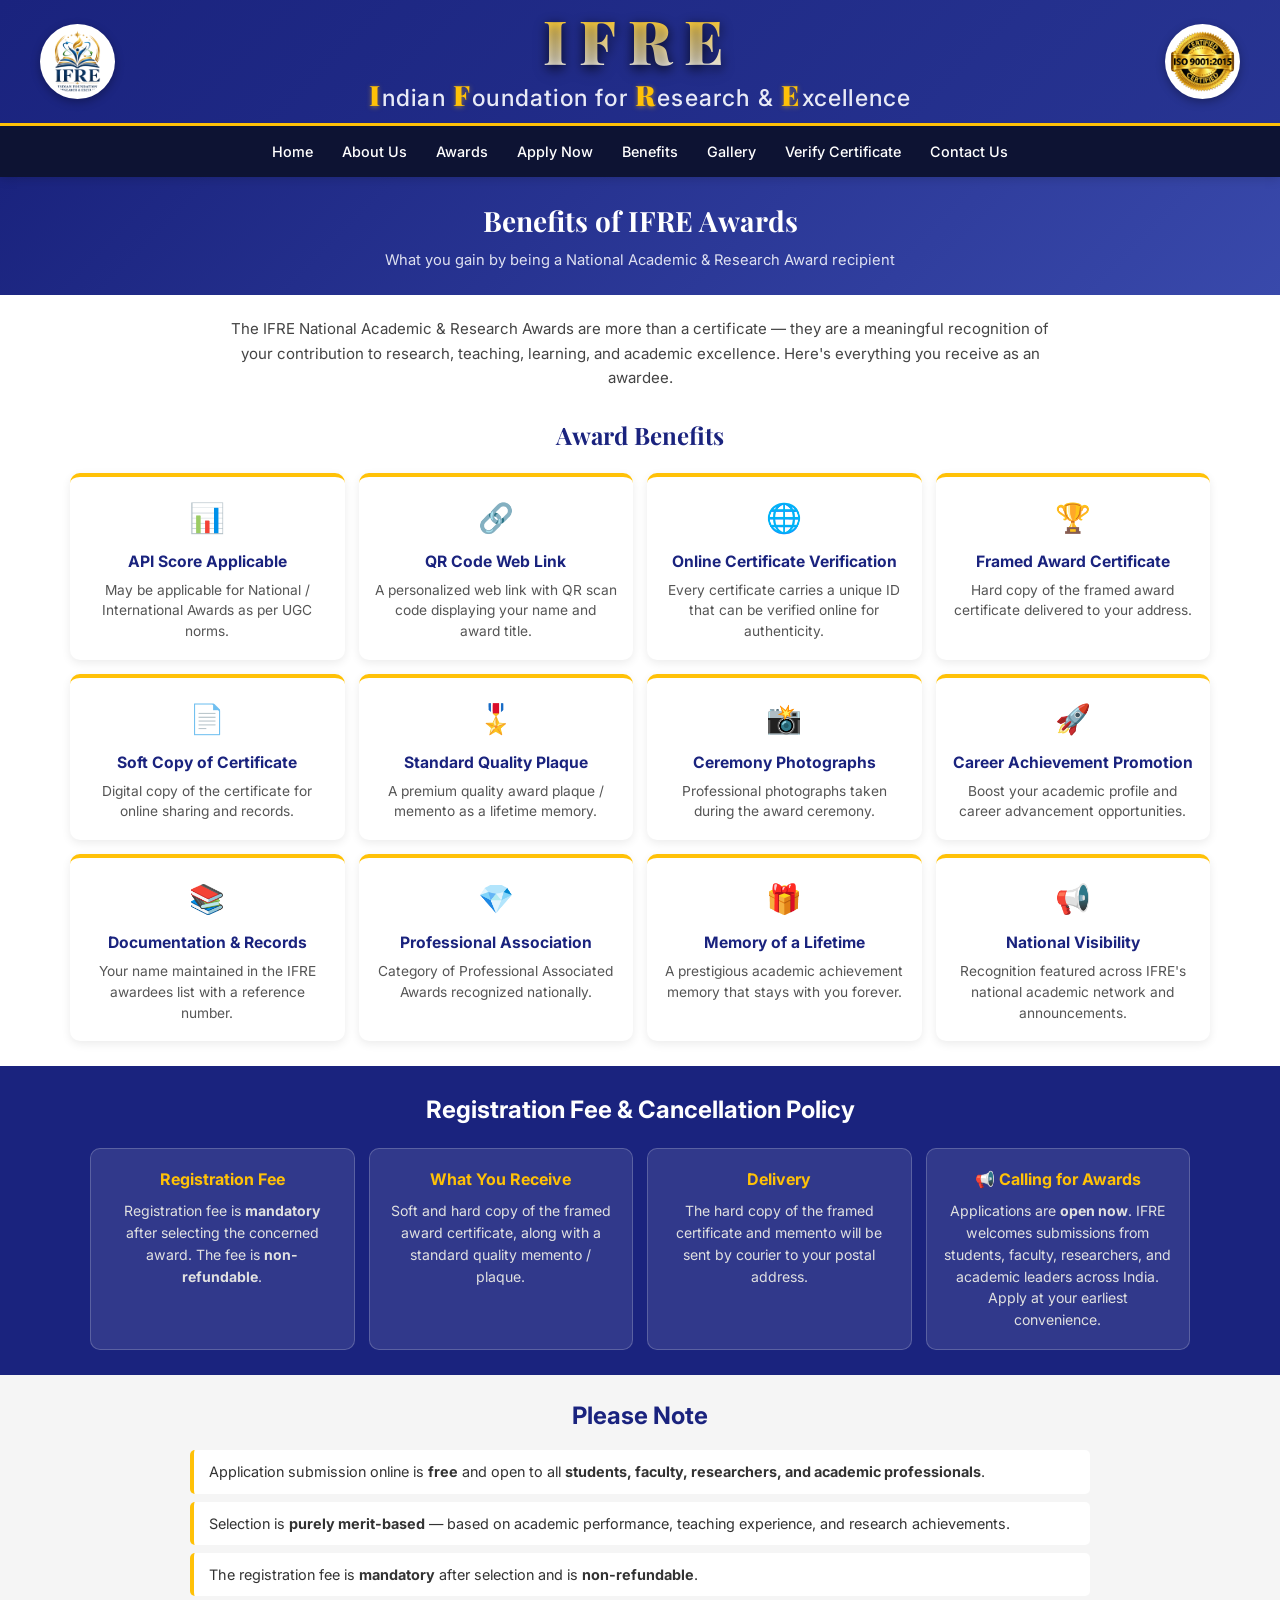
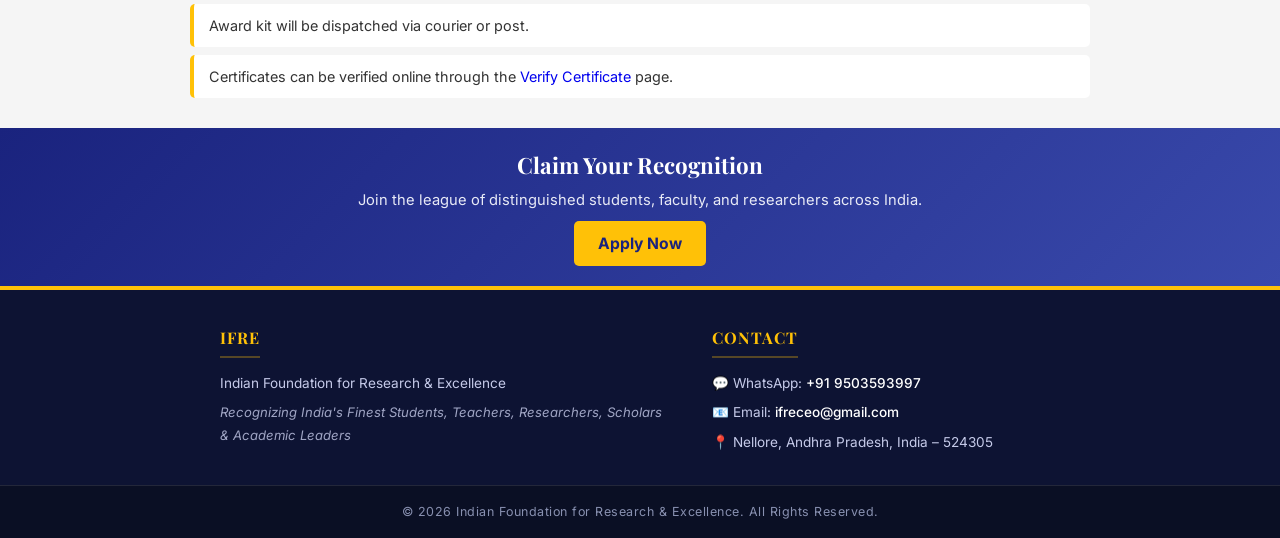
<file: benefits.html>
<!DOCTYPE html>
<html lang="en">
<head>
    <meta charset="UTF-8">
    <meta name="viewport" content="width=device-width, initial-scale=1.0">
    <title>Benefits - IFRE | National Academic & Research Awards</title>
    <link rel="stylesheet" href="css/style.css">
</head>
<body>

    <div id="site-header"></div>

    <!-- ========== PAGE HERO ========== -->
    <section class="page-hero">
        <h2>Benefits of IFRE Awards</h2>
        <p>What you gain by being a National Academic &amp; Research Award recipient</p>
    </section>

    <!-- ========== INTRO ========== -->
    <section class="benefits-intro">
        <p>
            The IFRE National Academic &amp; Research Awards are more than a certificate — they are a 
            meaningful recognition of your contribution to research, teaching, learning, and academic 
            excellence. Here's everything you receive as an awardee.
        </p>
    </section>

    <!-- ========== BENEFITS GRID ========== -->
    <section class="benefits-section">
        <h2>Award Benefits</h2>
        <div class="benefits-grid">

            <div class="benefit-card">
                <div class="benefit-icon">📊</div>
                <h3>API Score Applicable</h3>
                <p>May be applicable for National / International Awards as per UGC norms.</p>
            </div>

            <div class="benefit-card">
                <div class="benefit-icon">🔗</div>
                <h3>QR Code Web Link</h3>
                <p>A personalized web link with QR scan code displaying your name and award title.</p>
            </div>

            <div class="benefit-card">
                <div class="benefit-icon">🌐</div>
                <h3>Online Certificate Verification</h3>
                <p>Every certificate carries a unique ID that can be verified online for authenticity.</p>
            </div>

            <div class="benefit-card">
                <div class="benefit-icon">🏆</div>
                <h3>Framed Award Certificate</h3>
                <p>Hard copy of the framed award certificate delivered to your address.</p>
            </div>

            <div class="benefit-card">
                <div class="benefit-icon">📄</div>
                <h3>Soft Copy of Certificate</h3>
                <p>Digital copy of the certificate for online sharing and records.</p>
            </div>

            <div class="benefit-card">
                <div class="benefit-icon">🎖️</div>
                <h3>Standard Quality Plaque</h3>
                <p>A premium quality award plaque / memento as a lifetime memory.</p>
            </div>

            <div class="benefit-card">
                <div class="benefit-icon">📸</div>
                <h3>Ceremony Photographs</h3>
                <p>Professional photographs taken during the award ceremony.</p>
            </div>

            <div class="benefit-card">
                <div class="benefit-icon">🚀</div>
                <h3>Career Achievement Promotion</h3>
                <p>Boost your academic profile and career advancement opportunities.</p>
            </div>

            <div class="benefit-card">
                <div class="benefit-icon">📚</div>
                <h3>Documentation &amp; Records</h3>
                <p>Your name maintained in the IFRE awardees list with a reference number.</p>
            </div>

            <div class="benefit-card">
                <div class="benefit-icon">💎</div>
                <h3>Professional Association</h3>
                <p>Category of Professional Associated Awards recognized nationally.</p>
            </div>

            <div class="benefit-card">
                <div class="benefit-icon">🎁</div>
                <h3>Memory of a Lifetime</h3>
                <p>A prestigious academic achievement memory that stays with you forever.</p>
            </div>

            <div class="benefit-card">
                <div class="benefit-icon">📢</div>
                <h3>National Visibility</h3>
                <p>Recognition featured across IFRE's national academic network and announcements.</p>
            </div>

        </div>
    </section>

    <!-- ========== FEE & POLICY ========== -->
    <section class="policy-section">
        <h2>Registration Fee &amp; Cancellation Policy</h2>
        <div class="policy-grid">
            <div class="policy-card">
                <h3>Registration Fee</h3>
                <p>
                    Registration fee is <strong>mandatory</strong> after selecting the concerned 
                    award. The fee is <strong>non-refundable</strong>.
                </p>
            </div>
            <div class="policy-card">
                <h3>What You Receive</h3>
                <p>
                    Soft and hard copy of the framed award certificate, along with a 
                    standard quality memento / plaque.
                </p>
            </div>
            <div class="policy-card">
                <h3>Delivery</h3>
                <p>
                    The hard copy of the framed certificate and memento will be sent 
                    by courier to your postal address.
                </p>
            </div>
            <div class="policy-card">
                <h3>📢 Calling for Awards</h3>
                <p>
                    Applications are <strong>open now</strong>. IFRE welcomes submissions from 
                    students, faculty, researchers, and academic leaders across India. 
                    Apply at your earliest convenience.
                </p>
            </div>
        </div>
    </section>

    <!-- ========== NOTE ========== -->
    <section class="note-section">
        <h2>Please Note</h2>
        <ul>
            <li>Application submission online is <strong>free</strong> and open to all <strong>students, faculty, researchers, and academic professionals</strong>.</li>
            <li>Selection is <strong>purely merit-based</strong> — based on academic performance, teaching experience, and research achievements.</li>
            <li>The registration fee is <strong>mandatory</strong> after selection and is <strong>non-refundable</strong>.</li>
            <li>Award kit will be dispatched via courier or post.</li>
            <li>Certificates can be verified online through the <a href="verify.html">Verify Certificate</a> page.</li>
        </ul>
    </section>

    <!-- ========== CTA ========== -->
    <section class="cta">
        <h2>Claim Your Recognition</h2>
        <p>Join the league of distinguished students, faculty, and researchers across India.</p>
        <a href="apply.html" class="btn">Apply Now</a>
    </section>

    <div id="site-footer"></div>

    <script src="js/layout.js"></script>
</body>
</html>
</file>
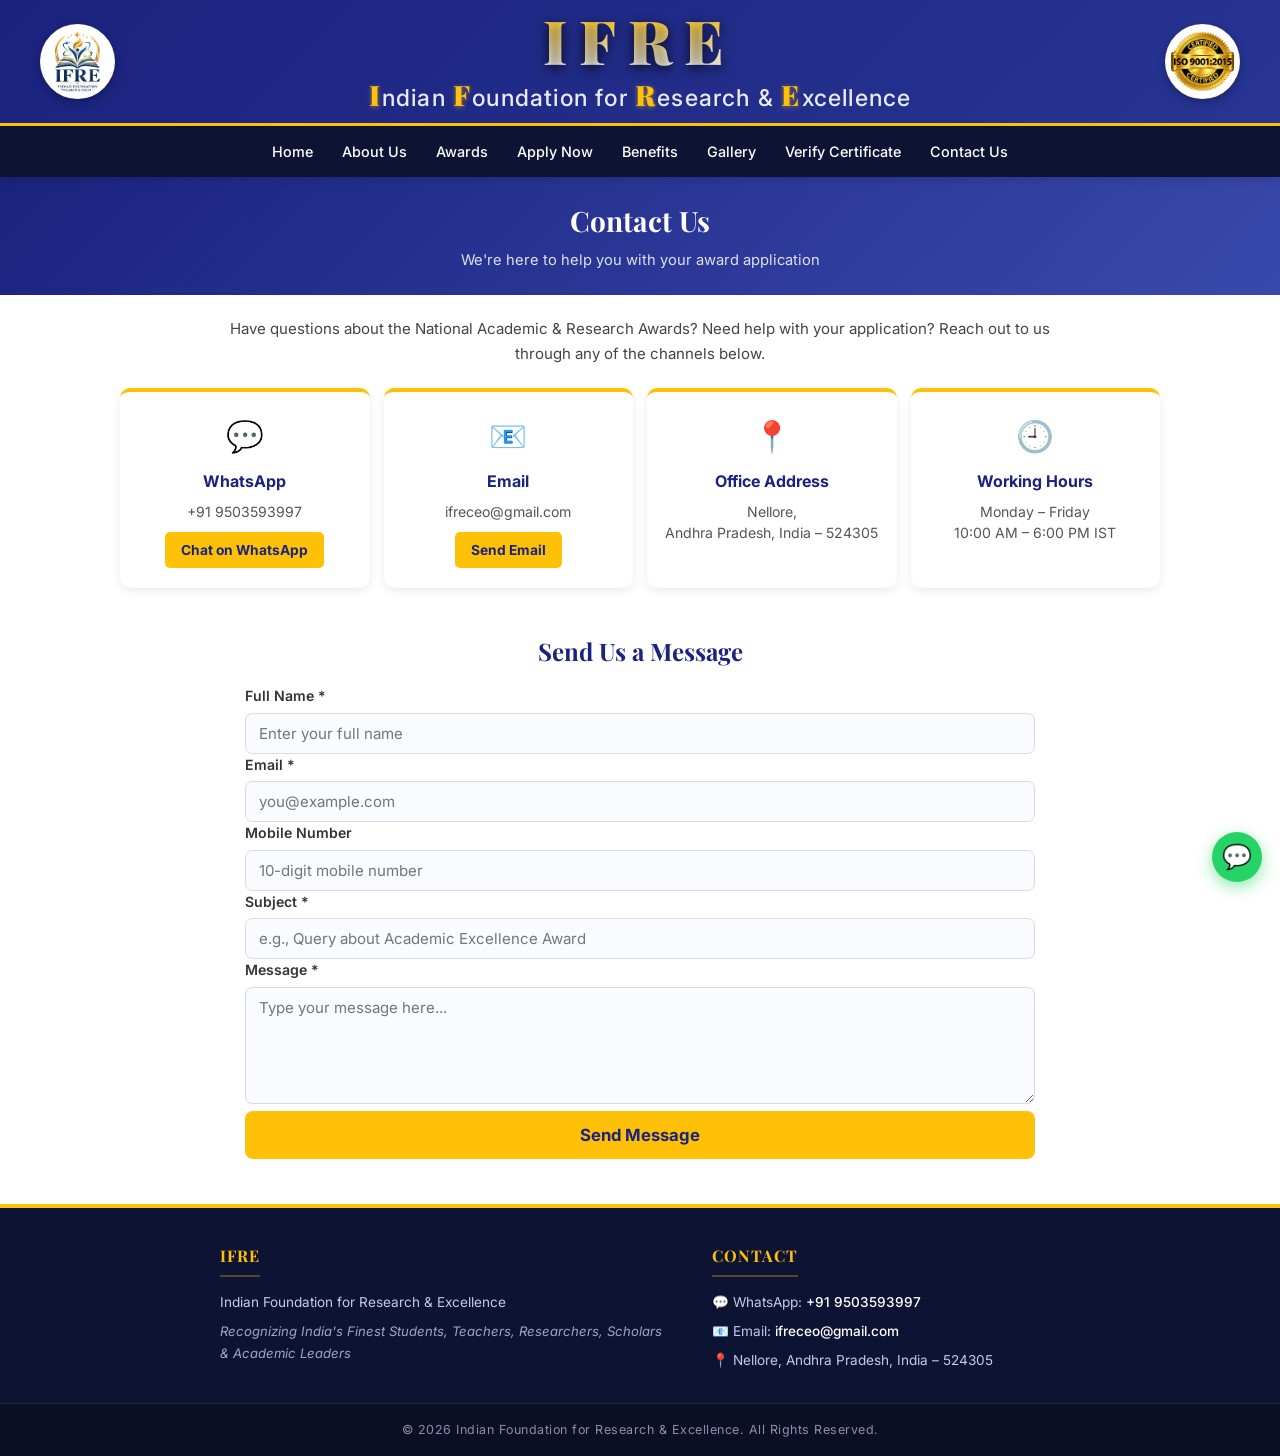
<file: contact.html>
<!DOCTYPE html>
<html lang="en">
<head>
    <meta charset="UTF-8">
    <meta name="viewport" content="width=device-width, initial-scale=1.0">
    <title>Contact Us - IFRE | Indian Foundation for Research & Excellence</title>
    <link rel="stylesheet" href="css/style.css">
</head>
<body>

    <div id="site-header"></div>

    <!-- ========== PAGE HERO ========== -->
    <section class="page-hero">
        <h2>Contact Us</h2>
        <p>We're here to help you with your award application</p>
    </section>

    <!-- ========== INTRO ========== -->
    <section class="contact-intro">
        <p>
            Have questions about the National Academic &amp; Research Awards? Need help with your 
            application? Reach out to us through any of the channels below.
        </p>
    </section>

    <!-- ========== CONTACT CARDS ========== -->
    <section class="contact-cards">
        <div class="contact-card">
            <div class="contact-icon">💬</div>
            <h3>WhatsApp</h3>
            <p>+91 9503593997</p>
            <a href="https://wa.me/919503593997" class="btn small-btn" target="_blank" rel="noopener">Chat on WhatsApp</a>
        </div>

        <div class="contact-card">
            <div class="contact-icon">📧</div>
            <h3>Email</h3>
            <p>ifreceo@gmail.com</p>
            <a href="mailto:ifreceo@gmail.com" class="btn small-btn">Send Email</a>
        </div>

        <div class="contact-card">
            <div class="contact-icon">📍</div>
            <h3>Office Address</h3>
            <p>Nellore,<br>Andhra Pradesh, India – 524305</p>
        </div>

        <div class="contact-card">
            <div class="contact-icon">🕘</div>
            <h3>Working Hours</h3>
            <p>Monday – Friday<br>10:00 AM – 6:00 PM IST</p>
        </div>
    </section>

    <!-- ========== CONTACT FORM ========== -->
    <section class="form-section">
        <h2 class="form-title">Send Us a Message</h2>

        <form id="contactForm">
            <label>Full Name *</label>
            <input type="text" name="name" placeholder="Enter your full name" required>

            <label>Email *</label>
            <input type="email" name="email" placeholder="you@example.com" required>

            <label>Mobile Number</label>
            <input type="tel" name="mobile" pattern="[0-9]{10}" placeholder="10-digit mobile number">

            <label>Subject *</label>
            <input type="text" name="subject" placeholder="e.g., Query about Academic Excellence Award" required>

            <label>Message *</label>
            <textarea name="message" rows="5" placeholder="Type your message here..." required></textarea>

            <button type="submit" id="contactBtn" class="btn submit-btn">
                <span class="btn-text">Send Message</span>
                <span class="btn-loader" style="display:none;">⏳ Sending...</span>
            </button>

            <div id="contactResult"></div>
        </form>
    </section>

    <div id="site-footer"></div>

    <!-- ========== FLOATING WHATSAPP BUTTON ========== -->
    <a href="https://wa.me/919503593997" class="whatsapp-float" target="_blank" rel="noopener" title="Chat with us on WhatsApp">
        💬
    </a>

    <script src="js/layout.js"></script>
    <script>
        // =====================================================
        // ⚠️ SAME WEB APP URL AS APPLY PAGE
        // =====================================================
        const CONTACT_SCRIPT_URL = 'https://script.google.com/macros/s/AKfycbyTFXffufWiik04CUNEuxIjN2-Pq0iPbpE5DpuYOJaA65wHYS1WdP0QeNwjVGzxfQyO/exec';

        document.getElementById('contactForm').addEventListener('submit', async function (e) {
            e.preventDefault();

            const form = e.target;
            if (!form.checkValidity()) {
                form.reportValidity();
                return;
            }

            const btn = document.getElementById('contactBtn');
            const btnText = btn.querySelector('.btn-text');
            const btnLoader = btn.querySelector('.btn-loader');
            const result = document.getElementById('contactResult');

            btn.disabled = true;
            btnText.style.display = 'none';
            btnLoader.style.display = 'inline';
            result.innerHTML = '';

            try {
                const payload = {
                    formType: 'contact',
                    name: form.name.value,
                    email: form.email.value,
                    mobile: form.mobile.value,
                    subject: form.subject.value,
                    message: form.message.value
                };

                await fetch(CONTACT_SCRIPT_URL, {
                    method: 'POST',
                    mode: 'no-cors',
                    headers: { 'Content-Type': 'text/plain;charset=utf-8' },
                    body: JSON.stringify(payload)
                });

                result.innerHTML = `
                    <p class="success-msg" style="margin-top:15px;">
                        ✅ Thank you! Your message has been sent to IFRE.<br>
                        We will reply to <strong>${payload.email}</strong> shortly.
                    </p>
                `;
                form.reset();

            } catch (err) {
                result.innerHTML = `
                    <p class="error-msg" style="margin-top:15px;">
                        ❌ Could not send. Please try again or contact us on WhatsApp.
                    </p>
                `;
            } finally {
                btn.disabled = false;
                btnText.style.display = 'inline';
                btnLoader.style.display = 'none';
            }
        });
    </script>
</body>
</html>
</file>
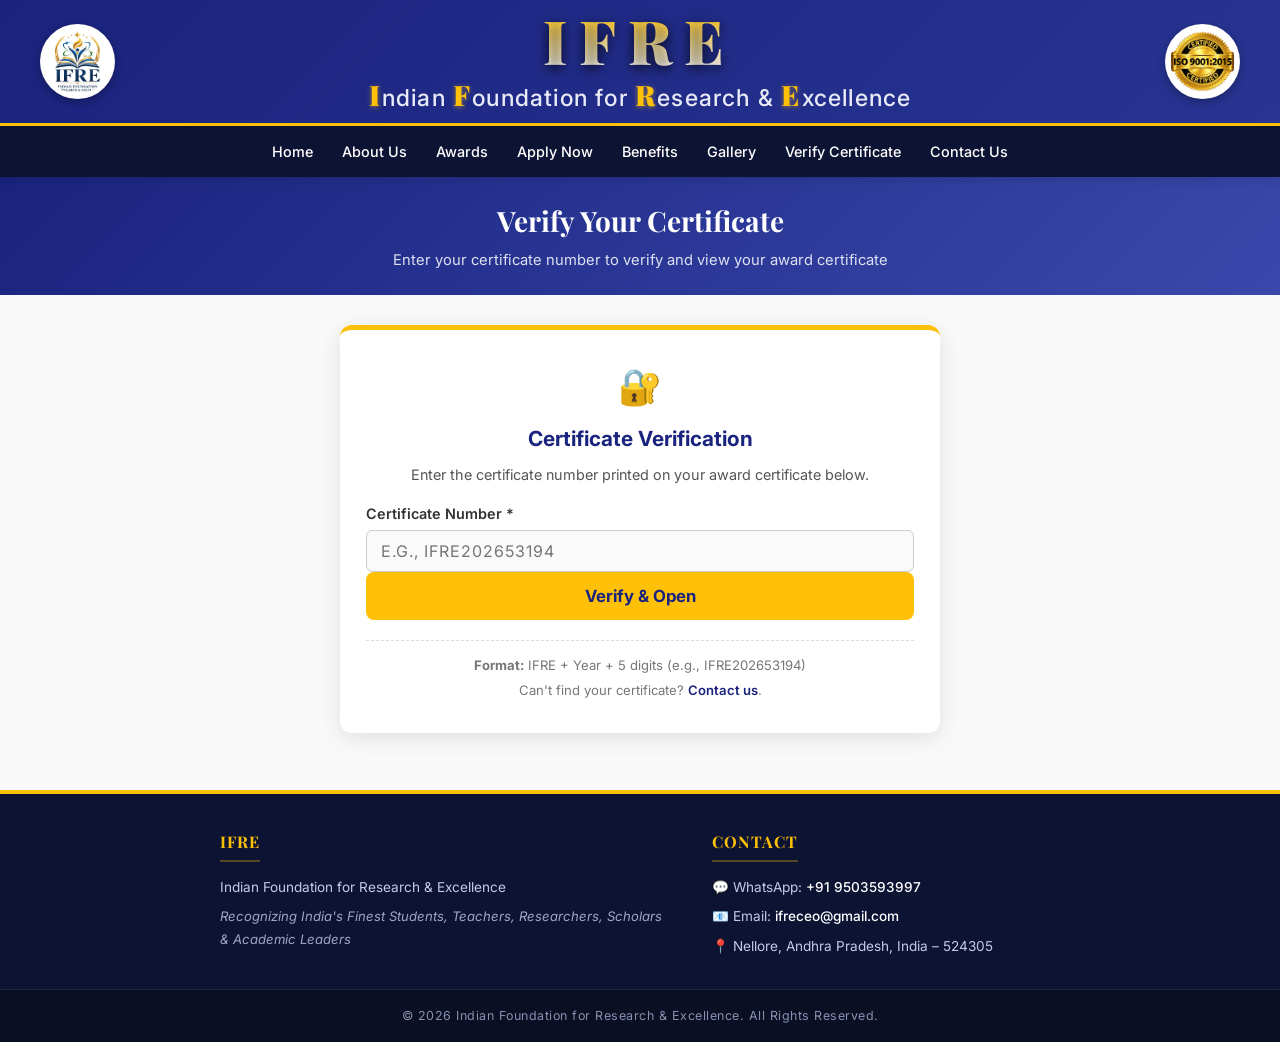
<file: verify.html>
<!DOCTYPE html>
<html lang="en">
<head>
    <meta charset="UTF-8">
    <meta name="viewport" content="width=device-width, initial-scale=1.0">
    <title>Verify Certificate - IFRE</title>
    <link rel="stylesheet" href="css/style.css">
</head>
<body>

    <div id="site-header"></div>

    <!-- ========== PAGE HERO ========== -->
    <section class="page-hero">
        <h2>Verify Your Certificate</h2>
        <p>Enter your certificate number to verify and view your award certificate</p>
    </section>

    <!-- ========== VERIFY FORM ========== -->
    <section class="verify-section">
        <div class="verify-box">
            <div class="verify-icon">🔐</div>
            <h2>Certificate Verification</h2>
            <p>Enter the certificate number printed on your award certificate below.</p>

            <form id="verifyForm">
                <label>Certificate Number *</label>
                <input 
                    type="text" 
                    id="certNumber" 
                    placeholder="e.g., IFRE202653194" 
                    autocomplete="off"
                    required
                >
                <button type="submit" class="btn submit-btn">Verify &amp; Open</button>
            </form>

            <div id="result"></div>

            <div class="verify-help">
                <p><strong>Format:</strong> IFRE + Year + 5 digits (e.g., IFRE202653194)</p>
                <p>Can't find your certificate? <a href="contact.html">Contact us</a>.</p>
            </div>
        </div>
    </section>

    <div id="site-footer"></div>

    <script src="js/layout.js"></script>
    <script src="js/verify.js"></script>
</body>
</html>
</file>
<file: css/style.css>
/* ============================================================
   IFRE WEBSITE — MASTER STYLESHEET (CLEAN V4)
   ============================================================ */

/* ============ 0. FONTS ============ */
@import url('https://fonts.googleapis.com/css2?family=Playfair+Display:ital,wght@0,400;0,700;0,900;1,400;1,700&family=Inter:wght@400;500;600;700;800;900&display=swap');

/* ============ 1. RESET & BASE ============ */
* {
    margin: 0;
    padding: 0;
    box-sizing: border-box;
}

html {
    scroll-behavior: smooth;
}

body {
    font-family: 'Inter', 'Segoe UI', Arial, sans-serif;
    line-height: 1.6;
    color: #333;
    background: #ffffff;
}

img {
    max-width: 100%;
    display: block;
}

a {
    text-decoration: none;
}

ul {
    list-style: none;
}

/* ============ ANIMATIONS ============ */
@keyframes fadeIn {
    from { opacity: 0; transform: translateY(-4px); }
    to   { opacity: 1; transform: translateY(0); }
}

@keyframes slideUp {
    from { transform: translateY(30px); opacity: 0; }
    to   { transform: translateY(0); opacity: 1; }
}

/* ============ 2. HEADER ============ */
.site-header {
    background: linear-gradient(135deg, #1a237e 0%, #283593 100%);
    color: white;
    box-shadow: 0 2px 10px rgba(0, 0, 0, 0.15);
    position: relative;
    overflow: hidden;
}

.header-top {
    display: flex;
    align-items: center;
    justify-content: space-between;
    padding: 10px 40px;
    gap: 20px;
    min-height: 90px;
    position: relative;
    z-index: 2;
}

.header-left {
    flex: 0 0 auto;
    display: flex;
    align-items: center;
    justify-content: flex-start;
    width: 90px;
}

.header-center {
    flex: 1 1 auto;
    text-align: center;
    padding: 0 20px;
}

.brand-title {
    font-family: 'Playfair Display', 'Georgia', serif;
    font-size: 3.8rem;
    font-weight: 900;
    letter-spacing: 12px;
    margin: 0;
    line-height: 1;
    background: linear-gradient(180deg, #ffc107 0%, #ffe082 45%, #ffffff 100%);
    -webkit-background-clip: text;
    -webkit-text-fill-color: transparent;
    background-clip: text;
    text-shadow: 0 3px 12px rgba(0, 0, 0, 0.4);
    filter: drop-shadow(0 3px 6px rgba(0, 0, 0, 0.4));
}

.brand-subtitle {
    font-family: 'Inter', 'Segoe UI', sans-serif;
    font-size: 1.45rem;
    font-weight: 500;
    letter-spacing: 1.2px;
    margin: 6px 0 0 0;
    color: #e8eaf6;
    line-height: 1.3;
}

.brand-subtitle .hl {
    color: #ffc107;
    font-weight: 900;
    font-size: 1.75rem;
    text-shadow: 0 1px 5px rgba(255, 193, 7, 0.5);
    padding-right: 1px;
    font-family: 'Playfair Display', serif;
}

.header-right {
    flex: 0 0 auto;
    display: flex;
    align-items: center;
    justify-content: flex-end;
    width: 90px;
}

.side-logo {
    width: 75px;
    height: 75px;
    object-fit: contain;
    background: #ffffff;
    border-radius: 50%;
    padding: 5px;
    box-shadow: 0 3px 10px rgba(0, 0, 0, 0.3);
    transition: 0.3s;
}

.logo-link {
    display: inline-block;
    border-radius: 50%;
    transition: 0.3s;
}

.logo-link:hover .side-logo {
    transform: scale(1.06);
    box-shadow: 0 5px 16px rgba(255, 193, 7, 0.6);
}

.brand-link {
    display: inline-block;
    transition: 0.3s;
}

.brand-link:hover .brand-title {
    filter: drop-shadow(0 0 14px rgba(255, 193, 7, 0.7));
}

/* ============ 3. NAVIGATION ============ */
.site-nav {
    background: #0d1333;
    padding: 7px 20px;
    border-top: 3px solid #ffc107;
    position: relative;
    z-index: 2;
}

.site-nav ul {
    display: flex;
    justify-content: center;
    flex-wrap: wrap;
    gap: 3px;
    margin: 0;
    padding: 0;
}

.site-nav a {
    color: #ffffff;
    font-weight: 500;
    font-size: 0.9rem;
    padding: 7px 13px;
    border-radius: 4px;
    display: inline-block;
    transition: 0.2s;
    white-space: nowrap;
}

.site-nav a:hover {
    background: #ffc107;
    color: #1a237e;
}

/* ============ 4. BUTTONS ============ */
.btn {
    display: inline-block;
    background: #ffc107;
    color: #1a237e;
    padding: 10px 24px;
    border-radius: 5px;
    text-decoration: none;
    font-weight: 700;
    font-size: 0.98rem;
    border: none;
    cursor: pointer;
    transition: 0.3s;
    font-family: inherit;
}

.btn:hover {
    background: #ffca28;
    transform: translateY(-2px);
    box-shadow: 0 5px 15px rgba(255, 193, 7, 0.4);
}

.small-btn {
    padding: 7px 16px;
    font-size: 0.86rem;
}

.submit-btn {
    margin-top: 22px;
    width: 100%;
    padding: 13px;
    font-size: 1rem;
}

.center-btn {
    text-align: center;
}

.btn-outline {
    background: transparent;
    color: #ffc107;
    border: 2px solid #ffc107;
}

.btn-outline:hover {
    background: #ffc107;
    color: #1a237e;
}

/* ============ 5. HERO ============ */
.hero {
    background: linear-gradient(135deg, #1a237e 0%, #3949ab 100%);
    color: white;
    text-align: center;
    padding: 35px 20px;
}

.hero-badge {
    display: inline-block;
    background: rgba(255, 193, 7, 0.15);
    border: 1px solid #ffc107;
    color: #ffc107;
    padding: 5px 16px;
    border-radius: 30px;
    font-size: 0.82rem;
    font-weight: 600;
    letter-spacing: 1px;
    margin-bottom: 12px;
}

.hero h2 {
    font-size: 2.3rem;
    margin-bottom: 8px;
    color: #ffffff;
    font-family: 'Playfair Display', serif;
    line-height: 1.2;
}

.hero p {
    font-size: 1.05rem;
    margin-bottom: 16px;
    color: #e8eaf6;
}

.hero-buttons {
    display: flex;
    gap: 12px;
    justify-content: center;
    flex-wrap: wrap;
    margin-top: 4px;
}

.hero-note {
    margin-top: 12px !important;
    font-size: 0.82rem !important;
    color: #c5cae9 !important;
    letter-spacing: 0.5px;
}

/* ============ 6. MISSION & VISION ============ */
.mission-vision {
    background: #f5f7fb;
    padding: 22px 30px;
    display: grid;
    grid-template-columns: repeat(auto-fit, minmax(380px, 1fr));
    gap: 16px;
    max-width: 1100px;
    margin: 0 auto;
}

.mv-card {
    background: #fff;
    border-radius: 10px;
    padding: 16px 20px;
    box-shadow: 0 3px 12px rgba(0, 0, 0, 0.06);
    border-top: 4px solid #ffc107;
    transition: 0.3s;
}

.mv-card:hover {
    transform: translateY(-4px);
    box-shadow: 0 10px 25px rgba(26, 35, 126, 0.15);
    border-top-color: #1a237e;
}

.mv-icon {
    font-size: 1.5rem;
    margin-bottom: 2px;
}

.mv-card h2 {
    color: #1a237e;
    font-size: 1.2rem;
    margin-bottom: 5px;
    font-family: 'Playfair Display', serif;
}

.mv-card p {
    color: #555;
    font-size: 0.9rem;
    line-height: 1.55;
    text-align: justify;
}

/* ============ 7. SECTION HEAD ============ */
.section-head {
    text-align: center;
    max-width: 800px;
    margin: 0 auto 20px;
    padding: 0 20px;
}

.section-tag {
    display: inline-block;
    background: #ffc107;
    color: #1a237e;
    padding: 4px 14px;
    border-radius: 30px;
    font-size: 0.72rem;
    font-weight: 700;
    letter-spacing: 2px;
    text-transform: uppercase;
    margin-bottom: 8px;
}

.section-head h2 {
    font-size: 1.75rem;
    color: #1a237e;
    margin-bottom: 6px;
    font-family: 'Playfair Display', serif;
    line-height: 1.25;
}

.section-head p {
    color: #555;
    font-size: 0.92rem;
    line-height: 1.55;
}

.section-head-light h2 {
    color: #ffffff;
}

.section-head-light p {
    color: #c5cae9;
}

/* ============ 8. HOW IT WORKS ============ */
.how-it-works {
    padding: 22px 30px 30px;
    background: #fff;
}

.steps-grid {
    display: grid;
    grid-template-columns: repeat(auto-fit, minmax(220px, 1fr));
    gap: 15px;
    max-width: 1100px;
    margin: 0 auto;
}

.step-card {
    background: #f9fafc;
    border-radius: 10px;
    padding: 28px 18px 18px;
    text-align: center;
    box-shadow: 0 3px 12px rgba(0, 0, 0, 0.06);
    transition: 0.3s;
    border-top: 4px solid #ffc107;
}

.step-card:hover {
    transform: translateY(-5px);
    box-shadow: 0 10px 25px rgba(26, 35, 126, 0.15);
    border-top-color: #1a237e;
    background: #fff;
}

.step-number {
    width: 42px;
    height: 42px;
    background: linear-gradient(135deg, #1a237e, #3949ab);
    color: #ffc107;
    border-radius: 50%;
    display: flex;
    align-items: center;
    justify-content: center;
    font-size: 1.25rem;
    font-weight: 900;
    margin: -48px auto 10px;
    border: 3px solid #fff;
    box-shadow: 0 4px 12px rgba(26, 35, 126, 0.3);
    font-family: 'Playfair Display', serif;
}

.step-card h3 {
    color: #1a237e;
    font-size: 0.98rem;
    margin-bottom: 5px;
    font-weight: 700;
}

.step-card p {
    color: #666;
    font-size: 0.86rem;
    line-height: 1.5;
}

/* ============ 9. FEATURED AWARDS ============ */
.awards-highlight {
    padding: 18px 30px 22px;
    text-align: center;
    background: #fff;
}

.awards-highlight h2 {
    color: #1a237e;
    margin-bottom: 12px;
    font-size: 1.55rem;
    font-family: 'Playfair Display', serif;
}

.award-cards {
    display: grid;
    grid-template-columns: repeat(auto-fit, minmax(230px, 1fr));
    gap: 13px;
    max-width: 1100px;
    margin: 0 auto 15px;
}

.card {
    background: white;
    border: 1px solid #e8eaf0;
    border-radius: 10px;
    padding: 14px 16px;
    box-shadow: 0 3px 12px rgba(0, 0, 0, 0.06);
    transition: 0.3s;
    text-align: left;
    border-top: 3px solid #ffc107;
}

.card:hover {
    transform: translateY(-5px);
    box-shadow: 0 10px 22px rgba(0, 0, 0, 0.15);
    border-top-color: #1a237e;
}

.card h3 {
    color: #1a237e;
    margin-bottom: 6px;
    font-size: 0.98rem;
    line-height: 1.3;
}

.card p {
    font-size: 0.85rem;
    color: #555;
    line-height: 1.5;
}

/* ============ 10. TESTIMONIAL ============ */
.testimonial-section {
    background: linear-gradient(135deg, #1a237e 0%, #283593 100%);
    padding: 20px 30px;
    text-align: center;
}

.testimonial-box {
    max-width: 850px;
    margin: 0 auto;
    color: #fff;
}

.quote-icon {
    font-size: 2rem;
    color: #ffc107;
    line-height: 0.5;
    margin-bottom: 6px;
    font-family: 'Playfair Display', serif;
}

.testimonial-text {
    font-size: 0.98rem;
    line-height: 1.6;
    font-style: italic;
    color: #e8eaf6;
    font-family: 'Playfair Display', serif;
    margin-bottom: 8px;
}

.testimonial-author {
    color: #ffc107;
    font-weight: 700;
    letter-spacing: 2px;
    font-size: 0.76rem;
    text-transform: uppercase;
}

/* ============ 11. CTA ============ */
.cta {
    background: linear-gradient(135deg, #1a237e, #3949ab);
    color: white;
    text-align: center;
    padding: 20px 30px;
}

.cta h2 {
    margin-bottom: 5px;
    font-size: 1.4rem;
    color: #ffffff;
    font-family: 'Playfair Display', serif;
}

.cta p {
    margin-bottom: 10px;
    font-size: 0.92rem;
    color: #e8eaf6;
    line-height: 1.5;
}

/* ============ 12. PAGE HERO ============ */
.page-hero {
    background: linear-gradient(135deg, #1a237e, #3949ab);
    color: white;
    text-align: center;
    padding: 22px 20px;
}

.page-hero h2 {
    font-size: 1.75rem;
    margin-bottom: 5px;
    color: #ffffff;
    font-family: 'Playfair Display', serif;
}

.page-hero p {
    font-size: 0.92rem;
    color: #e8eaf6;
    opacity: 0.95;
}

/* ============ 13. ABOUT PAGE ============ */
.about-intro {
    max-width: 1000px;
    margin: 0 auto;
    padding: 25px 30px 8px;
    text-align: center;
}

.about-lead {
    font-size: 1.02rem;
    line-height: 1.75;
    color: #1a237e;
    font-weight: 500;
    margin-bottom: 14px;
    text-align: justify;
    text-align-last: center;
}

.about-text {
    font-size: 0.94rem;
    line-height: 1.75;
    color: #555;
    text-align: justify;
    text-align-last: center;
}

.about-section {
    max-width: 950px;
    margin: 0 auto;
    padding: 22px 30px 8px;
    text-align: center;
}

.about-section h2 {
    color: #1a237e;
    margin-bottom: 10px;
    font-size: 1.5rem;
    font-family: 'Playfair Display', serif;
}

.about-section p {
    font-size: 0.95rem;
    line-height: 1.7;
    color: #444;
}

.vm-section {
    background: #f5f5f5;
    display: flex;
    gap: 18px;
    padding: 22px 30px;
    flex-wrap: wrap;
    justify-content: center;
}

.vm-box {
    background: white;
    padding: 18px;
    border-radius: 10px;
    flex: 1;
    min-width: 280px;
    max-width: 450px;
    box-shadow: 0 3px 12px rgba(0, 0, 0, 0.08);
    border-top: 4px solid #ffc107;
}

.vm-box h2 {
    color: #1a237e;
    margin-bottom: 8px;
    font-size: 1.15rem;
}

.vm-box p {
    color: #555;
    line-height: 1.6;
    font-size: 0.9rem;
    text-align: justify;
}

.activities {
    max-width: 900px;
    margin: 0 auto;
    padding: 22px 30px;
}

.activities h2 {
    color: #1a237e;
    margin-bottom: 15px;
    text-align: center;
    font-size: 1.5rem;
}

.activities li {
    background: #f9f9f9;
    padding: 10px 15px;
    margin-bottom: 8px;
    border-left: 4px solid #1a237e;
    border-radius: 5px;
    color: #333;
    font-size: 0.92rem;
}

/* ============ 14. WHO WE RECOGNIZE ============ */
.who-we-recognize {
    background: #f9fafc;
    padding: 25px 30px 30px;
}

.recognize-grid {
    display: grid;
    grid-template-columns: repeat(auto-fit, minmax(240px, 1fr));
    gap: 15px;
    max-width: 1100px;
    margin: 0 auto;
}

.recognize-card {
    background: #fff;
    border-radius: 12px;
    padding: 20px 18px;
    text-align: center;
    box-shadow: 0 3px 12px rgba(0, 0, 0, 0.06);
    border: 1px solid #e8eaf0;
    transition: 0.3s;
    position: relative;
    overflow: hidden;
}

.recognize-card::before {
    content: '';
    position: absolute;
    top: 0;
    left: 0;
    width: 100%;
    height: 4px;
    background: linear-gradient(90deg, #1a237e, #ffc107);
}

.recognize-card:hover {
    transform: translateY(-5px);
    box-shadow: 0 12px 28px rgba(26, 35, 126, 0.15);
    border-color: #1a237e;
}

.rec-icon {
    font-size: 2rem;
    margin-bottom: 8px;
}

.recognize-card h3 {
    color: #1a237e;
    font-size: 1.05rem;
    margin-bottom: 6px;
    font-family: 'Playfair Display', serif;
}

.recognize-card p {
    color: #555;
    font-size: 0.88rem;
    line-height: 1.55;
}

/* ============ 15. PHILOSOPHY ============ */
.philosophy-section {
    background: #fff;
    padding: 25px 30px 30px;
}

.philosophy-grid {
    display: grid;
    grid-template-columns: repeat(auto-fit, minmax(220px, 1fr));
    gap: 15px;
    max-width: 1150px;
    margin: 0 auto;
}

.phil-card {
    background: linear-gradient(135deg, #f5f7fb 0%, #ffffff 100%);
    border-radius: 12px;
    padding: 20px 18px;
    box-shadow: 0 3px 12px rgba(0, 0, 0, 0.05);
    border-left: 4px solid #ffc107;
    transition: 0.3s;
}

.phil-card:hover {
    transform: translateY(-5px);
    border-left-color: #1a237e;
    box-shadow: 0 12px 28px rgba(26, 35, 126, 0.15);
}

.phil-number {
    font-family: 'Playfair Display', serif;
    font-size: 1.9rem;
    font-weight: 900;
    color: #ffc107;
    line-height: 1;
    margin-bottom: 5px;
    opacity: 0.85;
}

.phil-card h3 {
    color: #1a237e;
    font-size: 1.08rem;
    margin-bottom: 6px;
    font-weight: 700;
    letter-spacing: 0.5px;
}

.phil-card p {
    color: #555;
    font-size: 0.88rem;
    line-height: 1.55;
}

/* ============ 16. REGISTRATION ============ */
.registration {
    background: linear-gradient(135deg, #1a237e 0%, #283593 100%);
    color: white;
    padding: 25px 30px 30px;
    text-align: center;
}

.reg-grid {
    display: grid;
    grid-template-columns: repeat(auto-fit, minmax(260px, 1fr));
    gap: 16px;
    max-width: 1100px;
    margin: 0 auto;
}

.reg-card {
    background: rgba(255, 255, 255, 0.08);
    border: 1px solid rgba(255, 255, 255, 0.18);
    padding: 20px 18px;
    border-radius: 12px;
    text-align: left;
    transition: 0.3s;
}

.reg-card:hover {
    background: rgba(255, 255, 255, 0.14);
    transform: translateY(-5px);
    border-color: #ffc107;
}

.reg-card h3 {
    color: #ffc107;
    margin-bottom: 10px;
    font-size: 1.02rem;
    font-weight: 700;
    letter-spacing: 0.3px;
}

.reg-card p {
    font-size: 0.88rem;
    color: #e0e0e0;
    line-height: 1.55;
    margin-bottom: 6px;
}

.reg-number {
    color: #ffffff !important;
    font-weight: 700;
    font-family: 'Inter', monospace;
    letter-spacing: 1px;
    font-size: 0.95rem !important;
    background: rgba(255, 193, 7, 0.15);
    padding: 5px 10px;
    border-radius: 5px;
    display: inline-block;
    border-left: 3px solid #ffc107;
    margin-top: 4px;
}

/* ============ 17. AWARDS PAGE ============ */
.awards-intro {
    max-width: 900px;
    margin: 0 auto;
    padding: 22px 30px 5px;
    text-align: center;
}

.awards-intro p {
    font-size: 0.94rem;
    line-height: 1.65;
    color: #444;
}

.awards-list {
    max-width: 1200px;
    margin: 0 auto;
    padding: 20px 30px;
    display: grid;
    grid-template-columns: repeat(auto-fit, minmax(340px, 1fr));
    gap: 14px;
}

.award-item {
    background: #ffffff;
    border-left: 5px solid #ffc107;
    border-radius: 6px;
    padding: 16px 18px;
    box-shadow: 0 3px 10px rgba(0, 0, 0, 0.08);
    transition: 0.3s;
}

.award-item:hover {
    transform: translateY(-4px);
    box-shadow: 0 8px 20px rgba(0, 0, 0, 0.15);
    border-left-color: #1a237e;
}

.award-item h3 {
    color: #1a237e;
    font-size: 1rem;
    margin-bottom: 5px;
}

.award-item p {
    color: #555;
    font-size: 0.86rem;
    line-height: 1.55;
    text-align: justify;
}

.award-item strong {
    color: #1a237e;
}

.note-section {
    background: #f5f5f5;
    padding: 22px 30px;
}

.note-section h2 {
    color: #1a237e;
    text-align: center;
    margin-bottom: 15px;
    font-size: 1.5rem;
}

.note-section ul {
    max-width: 900px;
    margin: 0 auto;
}

.note-section li {
    background: white;
    padding: 10px 15px;
    margin-bottom: 8px;
    border-left: 4px solid #ffc107;
    border-radius: 5px;
    color: #333;
    font-size: 0.9rem;
}

/* ============ 18. APPLY PAGE ============ */
.points-section {
    max-width: 900px;
    margin: 0 auto;
    padding: 22px 30px 5px;
}

.points-section h2 {
    color: #1a237e;
    text-align: center;
    margin-bottom: 15px;
    font-size: 1.35rem;
}

.points-section li {
    background: #fff8e1;
    padding: 10px 15px;
    margin-bottom: 8px;
    border-left: 4px solid #ffc107;
    border-radius: 5px;
    color: #333;
    font-size: 0.9rem;
}

.form-section {
    max-width: 850px;
    margin: 0 auto;
    padding: 22px 30px 45px;
}

.form-title {
    color: #1a237e;
    text-align: center;
    font-size: 1.5rem;
    margin-bottom: 15px;
    font-family: 'Playfair Display', serif;
}

.form-heading {
    color: #1a237e;
    font-size: 1.05rem;
    margin-top: 20px;
    margin-bottom: 5px;
    padding-bottom: 5px;
    border-bottom: 2px solid #ffc107;
}

/* ============ 19. BENEFITS PAGE ============ */
.benefits-intro {
    max-width: 900px;
    margin: 0 auto;
    padding: 22px 30px 0;
    text-align: center;
}

.benefits-intro p {
    font-size: 0.94rem;
    line-height: 1.65;
    color: #444;
}

.benefits-section {
    padding: 25px 30px;
    max-width: 1200px;
    margin: 0 auto;
}

.benefits-section h2 {
    text-align: center;
    color: #1a237e;
    font-size: 1.5rem;
    margin-bottom: 18px;
    font-family: 'Playfair Display', serif;
}

.benefits-grid {
    display: grid;
    grid-template-columns: repeat(auto-fit, minmax(240px, 1fr));
    gap: 14px;
}

.benefit-card {
    background: #fff;
    border-radius: 10px;
    padding: 18px 16px;
    text-align: center;
    box-shadow: 0 3px 10px rgba(0, 0, 0, 0.08);
    border-top: 4px solid #ffc107;
    transition: 0.3s;
}

.benefit-card:hover {
    transform: translateY(-5px);
    box-shadow: 0 10px 22px rgba(0, 0, 0, 0.15);
    border-top-color: #1a237e;
}

.benefit-icon {
    font-size: 1.8rem;
    margin-bottom: 8px;
}

.benefit-card h3 {
    color: #1a237e;
    font-size: 0.98rem;
    margin-bottom: 6px;
}

.benefit-card p {
    color: #555;
    font-size: 0.86rem;
    line-height: 1.5;
}

.policy-section {
    background: #1a237e;
    color: white;
    padding: 25px 30px;
    text-align: center;
}

.policy-section h2 {
    font-size: 1.5rem;
    margin-bottom: 18px;
    color: #ffffff;
}

.policy-grid {
    display: grid;
    grid-template-columns: repeat(auto-fit, minmax(240px, 1fr));
    gap: 14px;
    max-width: 1100px;
    margin: 0 auto;
}

.policy-card {
    background: rgba(255, 255, 255, 0.1);
    border: 1px solid rgba(255, 255, 255, 0.2);
    padding: 18px 16px;
    border-radius: 10px;
    transition: 0.3s;
}

.policy-card:hover {
    background: rgba(255, 255, 255, 0.15);
    transform: translateY(-4px);
}

.policy-card h3 {
    color: #ffc107;
    margin-bottom: 8px;
    font-size: 1rem;
}

.policy-card p {
    color: #e0e0e0;
    font-size: 0.88rem;
    line-height: 1.55;
}

/* ============ 20. GALLERY PAGE ============ */
.gallery-intro {
    max-width: 900px;
    margin: 0 auto;
    padding: 22px 30px 0;
    text-align: center;
}

.gallery-intro p {
    font-size: 0.94rem;
    line-height: 1.65;
    color: #444;
}

.gallery-section {
    padding: 25px 30px;
    max-width: 1200px;
    margin: 0 auto;
}

.gallery-section h2 {
    text-align: center;
    color: #1a237e;
    font-size: 1.5rem;
    margin-bottom: 18px;
}

.gallery-grid {
    display: grid;
    grid-template-columns: repeat(auto-fit, minmax(260px, 1fr));
    gap: 14px;
}

.gallery-item {
    background: #fff;
    border-radius: 10px;
    overflow: hidden;
    box-shadow: 0 3px 12px rgba(0, 0, 0, 0.1);
    transition: 0.3s;
    cursor: pointer;
}

.gallery-item:hover {
    transform: translateY(-5px);
    box-shadow: 0 12px 26px rgba(0, 0, 0, 0.18);
}

.gallery-item img {
    width: 100%;
    height: 180px;
    object-fit: cover;
    display: block;
    transition: 0.4s;
}

.gallery-item:hover img {
    transform: scale(1.05);
}

.gallery-item p {
    padding: 10px 14px;
    color: #1a237e;
    font-weight: 600;
    font-size: 0.86rem;
    text-align: center;
    background: #fafafa;
    border-top: 3px solid #ffc107;
}

/* ============ 21. VERIFY PAGE ============ */
.verify-section {
    padding: 30px 30px 45px;
    min-height: 55vh;
    background: #f9f9f9;
}

.verify-box {
    max-width: 600px;
    margin: 0 auto;
    background: #fff;
    padding: 28px 26px;
    border-radius: 12px;
    box-shadow: 0 5px 22px rgba(0, 0, 0, 0.1);
    text-align: center;
    border-top: 5px solid #ffc107;
}

.verify-icon {
    font-size: 2.2rem;
    margin-bottom: 8px;
}

.verify-box h2 {
    color: #1a237e;
    font-size: 1.3rem;
    margin-bottom: 8px;
}

.verify-box > p {
    color: #555;
    margin-bottom: 16px;
    font-size: 0.9rem;
}

#verifyForm {
    text-align: left;
    margin-top: 12px;
}

#verifyForm label {
    display: block;
    font-weight: 600;
    color: #333;
    margin-bottom: 5px;
    font-size: 0.9rem;
}

#verifyForm input {
    width: 100%;
    padding: 10px 14px;
    border: 1px solid #ccc;
    border-radius: 6px;
    font-size: 1rem;
    text-transform: uppercase;
    letter-spacing: 1px;
    background: #fafafa;
}

#verifyForm input:focus {
    border-color: #1a237e;
    outline: none;
    background: #fff;
    box-shadow: 0 0 0 3px rgba(26, 35, 126, 0.1);
}

#result {
    margin-top: 14px;
}

/* --- Verify result wrapper (matches verify.js output) --- */
.verify-result {
    margin-top: 14px;
    padding: 12px 16px;
    border-radius: 8px;
    font-size: 0.92rem;
    line-height: 1.55;
    font-weight: 600;
    text-align: center;
    animation: fadeIn 0.25s ease;
}

.verify-result.loading {
    background: #e3f2fd;
    color: #0d47a1;
    border-left: 4px solid #1976d2;
}

.verify-result.success {
    background: #e8f5e9;
    color: #1b5e20;
    border-left: 4px solid #43a047;
}

.verify-result.error {
    background: #ffebee;
    color: #b71c1c;
    border-left: 4px solid #e53935;
}

.verify-result .btn {
    margin-top: 10px;
    display: inline-block;
}

/* --- Legacy message classes (kept for backward compat) --- */
.success-msg {
    background: #e8f5e9;
    color: #1b5e20;
    padding: 10px 14px;
    border-radius: 8px;
    border-left: 4px solid #43a047;
    font-weight: 600;
    font-size: 0.9rem;
}

.error-msg {
    background: #ffebee;
    color: #b71c1c;
    padding: 10px 14px;
    border-radius: 8px;
    border-left: 4px solid #e53935;
    font-weight: 500;
    font-size: 0.88rem;
}

.loading-msg {
    background: #e3f2fd;
    color: #0d47a1;
    padding: 10px 14px;
    border-radius: 8px;
    border-left: 4px solid #1976d2;
    font-weight: 500;
    font-size: 0.88rem;
}

.verify-help {
    margin-top: 20px;
    padding-top: 14px;
    border-top: 1px dashed #ddd;
    text-align: center;
}

.verify-help p {
    font-size: 0.82rem;
    color: #777;
    margin-bottom: 4px;
}

.verify-help a {
    color: #1a237e;
    font-weight: 600;
    text-decoration: none;
}

.verify-help a:hover {
    text-decoration: underline;
}

.open-note {
    font-size: 0.82rem;
    color: #666;
    margin-top: 12px;
    line-height: 1.5;
}

.open-note strong {
    color: #1a237e;
    font-family: 'Inter', monospace;
    letter-spacing: 0.5px;
}

/* ============ 22. CONTACT PAGE ============ */
.contact-intro {
    max-width: 900px;
    margin: 0 auto;
    padding: 22px 30px 0;
    text-align: center;
}

.contact-intro p {
    font-size: 0.94rem;
    line-height: 1.65;
    color: #444;
}

.contact-cards {
    display: grid;
    grid-template-columns: repeat(auto-fit, minmax(230px, 1fr));
    gap: 14px;
    max-width: 1100px;
    margin: 22px auto;
    padding: 0 30px;
}

.contact-card {
    background: #fff;
    border-radius: 10px;
    padding: 20px 16px;
    text-align: center;
    box-shadow: 0 3px 10px rgba(0, 0, 0, 0.08);
    border-top: 4px solid #ffc107;
    transition: 0.3s;
}

.contact-card:hover {
    transform: translateY(-5px);
    box-shadow: 0 10px 24px rgba(0, 0, 0, 0.15);
    border-top-color: #1a237e;
}

.contact-icon {
    font-size: 1.9rem;
    margin-bottom: 8px;
}

.contact-card h3 {
    color: #1a237e;
    font-size: 1rem;
    margin-bottom: 6px;
}

.contact-card p {
    color: #555;
    font-size: 0.88rem;
    line-height: 1.5;
    margin-bottom: 10px;
}

.map-section {
    padding: 25px 30px;
    max-width: 1100px;
    margin: 0 auto;
}

.map-section h2 {
    text-align: center;
    color: #1a237e;
    font-size: 1.5rem;
    margin-bottom: 15px;
}

.map-box {
    border-radius: 10px;
    overflow: hidden;
    box-shadow: 0 5px 20px rgba(0, 0, 0, 0.12);
}

.whatsapp-float {
    position: fixed;
    bottom: 18px;
    right: 18px;
    width: 50px;
    height: 50px;
    background: #25D366;
    color: white;
    border-radius: 50%;
    display: flex;
    align-items: center;
    justify-content: center;
    font-size: 1.5rem;
    text-decoration: none;
    box-shadow: 0 5px 16px rgba(37, 211, 102, 0.5);
    z-index: 999;
    transition: 0.3s;
}

.whatsapp-float:hover {
    transform: scale(1.1);
    box-shadow: 0 8px 22px rgba(37, 211, 102, 0.7);
}

/* ============================================================
   23. AWARDS PAGE — ACCORDION
   ============================================================ */
.awards-category {
    max-width: 1100px;
    margin: 0 auto 18px;
    padding: 0;
    border-radius: 12px;
    overflow: hidden;
    box-shadow: 0 3px 14px rgba(0, 0, 0, 0.07);
    background: #fff;
    border: 1px solid #e8eaf0;
}

.cat-toggle {
    display: flex;
    justify-content: space-between;
    align-items: center;
    padding: 20px 26px;
    cursor: pointer;
    background: linear-gradient(135deg, #1a237e 0%, #283593 100%);
    color: #fff;
    transition: 0.3s;
    gap: 20px;
    user-select: none;
}

.cat-toggle:hover {
    background: linear-gradient(135deg, #0d1333 0%, #1a237e 100%);
}

.cat-toggle-text {
    flex: 1;
}

.cat-toggle .section-tag {
    background: #ffc107;
    color: #1a237e;
    padding: 3px 12px;
    border-radius: 30px;
    font-size: 0.66rem;
    font-weight: 700;
    letter-spacing: 1.5px;
    text-transform: uppercase;
    margin-bottom: 6px;
    display: inline-block;
}

.cat-toggle h2 {
    color: #fff;
    font-size: 1.35rem;
    margin-bottom: 4px;
    font-family: 'Playfair Display', serif;
    line-height: 1.2;
}

.cat-toggle p {
    color: #c5cae9;
    font-size: 0.85rem;
    line-height: 1.5;
    margin: 0;
}

.cat-toggle .expand-icon {
    font-size: 1.6rem;
    font-weight: 300;
    color: #ffc107;
    transition: transform 0.3s;
    flex-shrink: 0;
    width: 40px;
    height: 40px;
    display: flex;
    align-items: center;
    justify-content: center;
    border-radius: 50%;
    background: rgba(255, 193, 7, 0.15);
    line-height: 1;
}

.awards-category.open .cat-toggle .expand-icon {
    transform: rotate(45deg);
}

.cat-body {
    max-height: 0;
    overflow: hidden;
    transition: max-height 0.5s ease;
}

.awards-category.open .cat-body {
    max-height: 6000px;
}

.cat-body-inner {
    padding: 18px 22px 22px;
}

.awd-item {
    background: #fff;
    border: 1px solid #e8eaf0;
    border-radius: 10px;
    margin-bottom: 10px;
    overflow: hidden;
    transition: 0.3s;
}

.awd-item:last-child {
    margin-bottom: 0;
}

.awd-toggle {
    display: flex;
    align-items: center;
    justify-content: space-between;
    padding: 14px 18px;
    cursor: pointer;
    background: #f9fafc;
    transition: 0.3s;
    gap: 15px;
    border-left: 5px solid #ffc107;
    user-select: none;
}

.awd-toggle:hover {
    background: #f0f3fa;
    border-left-color: #1a237e;
}

.awd-toggle-text {
    flex: 1;
}

.awd-toggle-text h3 {
    color: #1a237e;
    font-size: 1rem;
    margin-bottom: 3px;
    line-height: 1.3;
}

.awd-toggle-text .awd-sub {
    color: #ffc107;
    font-weight: 700;
    font-size: 0.74rem;
    text-transform: uppercase;
    letter-spacing: 0.8px;
    display: block;
}

.awd-toggle .expand-icon {
    font-size: 1.15rem;
    color: #1a237e;
    transition: transform 0.3s;
    flex-shrink: 0;
    width: 28px;
    height: 28px;
    display: flex;
    align-items: center;
    justify-content: center;
    border-radius: 50%;
    background: #ffc107;
    font-weight: 700;
    line-height: 1;
}

.awd-item.open .awd-toggle .expand-icon {
    transform: rotate(45deg);
}

.awd-item.open .awd-toggle {
    background: #eef1f9;
    border-left-color: #1a237e;
}

.awd-body {
    max-height: 0;
    overflow: hidden;
    transition: max-height 0.4s ease;
}

.awd-item.open .awd-body {
    max-height: 1500px;
}

.awd-body-inner {
    padding: 16px 20px 18px;
    border-top: 1px solid #e8eaf0;
    background: #fff;
}

.awd-desc {
    color: #444;
    font-size: 0.9rem;
    line-height: 1.65;
    margin-bottom: 12px;
    text-align: justify;
    text-align-last: left;
}

.awd-block {
    background: #f5f7fb;
    border-radius: 8px;
    padding: 12px 14px;
    margin-bottom: 10px;
    border-left: 3px solid #1a237e;
}

.awd-block:last-child {
    margin-bottom: 0;
}

.awd-block.docs-block {
    background: #fff8e1;
    border-left-color: #ffc107;
}

.awd-block h4 {
    color: #1a237e;
    font-size: 0.82rem;
    margin-bottom: 8px;
    font-weight: 700;
    text-transform: uppercase;
    letter-spacing: 0.6px;
}

.awd-block ul {
    list-style: none;
    display: flex;
    flex-wrap: wrap;
    gap: 4px 16px;
    padding: 0;
    margin: 0;
}

.awd-block ul li {
    color: #444;
    font-size: 0.83rem;
    position: relative;
    padding-left: 14px;
    line-height: 1.5;
}

.awd-block ul li::before {
    content: '•';
    color: #ffc107;
    font-weight: 900;
    position: absolute;
    left: 0;
    font-size: 1.1rem;
    line-height: 1;
    top: 1px;
}

/* ============================================================
   24. M.TECH SPECIAL RECOGNITION
   ============================================================ */
.mt-tech-section {
    background: linear-gradient(135deg, #f5f7fb 0%, #eef1f9 100%) !important;
    max-width: 100% !important;
    padding: 30px 0 25px !important;
    border-top: 1px solid #e0e4ef;
    border-bottom: 1px solid #e0e4ef;
}

.mt-tech-section .category-header,
.mt-tech-section .awards-list,
.mt-tech-section .mt-intro,
.mt-tech-section .mt-note {
    max-width: 1200px;
    margin-left: auto;
    margin-right: auto;
    padding-left: 30px;
    padding-right: 30px;
}

.mt-tech-section .category-header {
    border-bottom-color: #1a237e;
}

.mt-tech-section .section-tag {
    background: #ffc107;
    color: #1a237e;
    font-weight: 800;
}

.mt-intro {
    text-align: center;
    margin-bottom: 20px;
}

.mt-intro p {
    font-size: 0.98rem;
    color: #1a237e;
    font-weight: 500;
    line-height: 1.7;
    max-width: 850px;
    margin: 0 auto;
    padding: 12px 20px;
    background: rgba(255, 193, 7, 0.12);
    border-left: 4px solid #ffc107;
    border-radius: 6px;
}

.mt-award {
    border-left-color: #1a237e !important;
    background: linear-gradient(180deg, #ffffff 0%, #fafbfe 100%) !important;
}

.mt-award:hover {
    border-left-color: #ffc107 !important;
    box-shadow: 0 12px 28px rgba(26, 35, 126, 0.15) !important;
}

.mt-award h3 {
    font-size: 1.1rem !important;
    border-bottom: 2px solid #f0f0f0;
    padding-bottom: 8px;
    margin-bottom: 8px;
}

.award-subtitle {
    color: #ffc107 !important;
    font-weight: 700 !important;
    font-size: 0.85rem !important;
    text-transform: uppercase;
    letter-spacing: 0.8px;
    margin-bottom: 10px !important;
}

.award-criteria,
.award-docs {
    font-size: 0.86rem !important;
    line-height: 1.65 !important;
    margin-top: 10px !important;
    padding: 10px 12px;
    border-radius: 6px;
    text-align: left !important;
}

.award-criteria {
    background: #f5f7fb;
    border-left: 3px solid #1a237e;
}

.award-docs {
    background: #fff8e1;
    border-left: 3px solid #ffc107;
}

.award-criteria strong,
.award-docs strong {
    color: #1a237e;
    display: inline-block;
    margin-right: 4px;
}

.mt-note {
    margin-top: 20px;
    text-align: center;
}

.mt-note p {
    font-size: 0.88rem;
    color: #555;
    line-height: 1.65;
    max-width: 900px;
    margin: 0 auto;
    padding: 14px 20px;
    background: #fff;
    border-radius: 8px;
    border: 1px dashed #c5cae9;
    text-align: justify;
    text-align-last: center;
}

.mt-note strong {
    color: #1a237e;
}

/* ============================================================
   25. FORCE BOTH AWARD CATEGORIES SAME WIDTH
   ============================================================ */
.awards-category,
.awards-category:nth-child(even),
.awards-category:nth-child(odd) {
    max-width: 1100px !important;
    margin: 0 auto 18px !important;
    padding: 0 !important;
    background: #fff !important;
    border-radius: 12px !important;
    overflow: hidden !important;
}

/* ============================================================
   26. FINAL OVERRIDE: RESTORE M.TECH FULL-WIDTH
   (must come AFTER section 25)
   ============================================================ */
.mt-tech-section,
.mt-tech-section.awards-category,
.mt-tech-section.awards-category:nth-child(even),
.mt-tech-section.awards-category:nth-child(odd) {
    max-width: 100% !important;
    background: linear-gradient(135deg, #f5f7fb 0%, #eef1f9 100%) !important;
    border: none !important;
    border-radius: 0 !important;
    box-shadow: none !important;
}

/* ============================================================
   27. APPLY PAGE — PREMIUM FORM
   ============================================================ */
.form-card {
    background: #fff;
    border-radius: 12px;
    padding: 22px 24px;
    margin-bottom: 16px;
    box-shadow: 0 3px 14px rgba(0, 0, 0, 0.06);
    border: 1px solid #e8eaf0;
    border-top: 4px solid #ffc107;
}

.form-card-head {
    display: flex;
    align-items: center;
    gap: 10px;
    margin-bottom: 16px;
    padding-bottom: 10px;
    border-bottom: 2px solid #f0f2f7;
}

.form-card-icon {
    font-size: 1.4rem;
    width: 40px;
    height: 40px;
    background: linear-gradient(135deg, #1a237e, #3949ab);
    color: #ffc107;
    border-radius: 10px;
    display: flex;
    align-items: center;
    justify-content: center;
    flex-shrink: 0;
    box-shadow: 0 3px 8px rgba(26, 35, 126, 0.25);
}

.form-card-head h3 {
    color: #1a237e;
    font-size: 1.1rem;
    font-family: 'Playfair Display', serif;
    margin: 0;
    line-height: 1.2;
}

.form-row {
    display: grid;
    grid-template-columns: 1fr 1fr;
    gap: 14px;
}

.form-group {
    margin-bottom: 12px;
    text-align: left;
}

.form-group:last-child {
    margin-bottom: 0;
}

.form-group label,
form label {
    display: block;
    font-weight: 600;
    color: #333;
    font-size: 0.88rem;
    margin-bottom: 5px;
}

.form-group input,
.form-group select,
.form-group textarea,
form input,
form select,
form textarea {
    width: 100%;
    padding: 10px 13px;
    border: 1.5px solid #d8dce8;
    border-radius: 7px;
    font-size: 0.94rem;
    font-family: inherit;
    background: #fafbfe;
    color: #222;
    transition: all 0.2s;
    margin-top: 0;
}

.form-group input::placeholder,
.form-group textarea::placeholder {
    color: #a4aabc;
}

.form-group input:focus,
.form-group select:focus,
.form-group textarea:focus,
form input:focus,
form select:focus,
form textarea:focus {
    border-color: #1a237e;
    outline: none;
    background: #fff;
    box-shadow: 0 0 0 3px rgba(26, 35, 126, 0.12);
}

.form-group textarea,
form textarea {
    resize: vertical;
    min-height: 70px;
}

.form-group select,
form select {
    cursor: pointer;
}

.file-upload {
    position: relative;
    display: flex;
    align-items: center;
    gap: 10px;
    flex-wrap: wrap;
}

.file-upload input[type="file"] {
    display: none;
}

.file-label {
    display: inline-flex;
    align-items: center;
    gap: 6px;
    background: linear-gradient(135deg, #1a237e, #3949ab);
    color: #fff;
    padding: 9px 16px;
    border-radius: 7px;
    cursor: pointer;
    font-size: 0.85rem;
    font-weight: 600;
    transition: 0.2s;
    border: none;
    flex-shrink: 0;
}

.file-label:hover {
    transform: translateY(-2px);
    box-shadow: 0 5px 14px rgba(26, 35, 126, 0.3);
}

.file-icon {
    font-size: 1rem;
}

.file-name {
    font-size: 0.82rem;
    color: #666;
    flex: 1;
    min-width: 100px;
    word-break: break-all;
}

.declaration-card {
    border-top-color: #1a237e;
}

.declaration-card .checkbox-label,
.checkbox-label {
    display: flex;
    gap: 12px;
    align-items: flex-start;
    background: #f5f7fb;
    padding: 14px 16px;
    border-radius: 8px;
    border-left: 3px solid #1a237e;
    margin: 14px 0 0;
    font-weight: normal;
    font-size: 0.86rem;
    line-height: 1.6;
    color: #444;
    cursor: pointer;
}

.declaration-card .checkbox-label input,
.checkbox-label input {
    width: 18px;
    height: 18px;
    margin-top: 3px;
    cursor: pointer;
    accent-color: #1a237e;
    flex-shrink: 0;
}

.form-submit-wrap {
    text-align: center;
    margin-top: 22px;
}

.submit-btn {
    min-width: 240px;
    padding: 14px 40px;
    font-size: 1.05rem;
    border-radius: 8px;
    transition: 0.3s;
    margin-top: 0;
}

.submit-btn:disabled {
    opacity: 0.75;
    cursor: not-allowed;
}

.submit-note {
    margin-top: 10px;
    font-size: 0.82rem;
    color: #777;
}

/* ============ SUCCESS MODAL ============ */
.modal-overlay {
    display: none;
    position: fixed;
    inset: 0;
    background: rgba(13, 19, 51, 0.75);
    z-index: 9999;
    align-items: center;
    justify-content: center;
    padding: 20px;
    backdrop-filter: blur(4px);
}

.modal-overlay.show {
    display: flex;
    animation: fadeIn 0.3s ease;
}

.modal-box {
    background: #fff;
    border-radius: 16px;
    padding: 35px 30px;
    max-width: 480px;
    width: 100%;
    text-align: center;
    box-shadow: 0 20px 60px rgba(0, 0, 0, 0.3);
    border-top: 5px solid #ffc107;
    animation: slideUp 0.4s ease;
    position: relative;
}

.modal-icon {
    font-size: 3.5rem;
    margin-bottom: 12px;
    line-height: 1;
}

.modal-box h2 {
    color: #1a237e;
    font-size: 1.5rem;
    margin-bottom: 8px;
    font-family: 'Playfair Display', serif;
}

.modal-box > p {
    color: #666;
    font-size: 0.92rem;
    margin-bottom: 20px;
}

.reg-id-box {
    background: linear-gradient(135deg, #f5f7fb 0%, #eef1f9 100%);
    border: 2px dashed #1a237e;
    border-radius: 10px;
    padding: 18px 20px;
    margin: 18px 0;
    position: relative;
}

.reg-id-label {
    display: block;
    color: #666;
    font-size: 0.78rem;
    text-transform: uppercase;
    letter-spacing: 1.5px;
    font-weight: 600;
    margin-bottom: 6px;
}

.reg-id-value {
    font-family: 'Playfair Display', serif;
    font-size: 1.8rem;
    font-weight: 900;
    color: #1a237e;
    letter-spacing: 2px;
    margin-bottom: 10px;
}

.copy-btn {
    background: #ffc107;
    color: #1a237e;
    border: none;
    padding: 7px 16px;
    border-radius: 6px;
    font-weight: 700;
    font-size: 0.85rem;
    cursor: pointer;
    transition: 0.2s;
    font-family: inherit;
}

.copy-btn:hover {
    background: #ffca28;
    transform: scale(1.05);
}

.modal-note {
    font-size: 0.82rem !important;
    color: #777 !important;
    margin-bottom: 18px !important;
    line-height: 1.55;
}

.modal-actions {
    display: flex;
    gap: 10px;
    justify-content: center;
    flex-wrap: wrap;
}

.modal-actions .btn {
    padding: 10px 22px;
    font-size: 0.9rem;
}

.modal-close {
    position: absolute;
    top: 14px;
    right: 14px;
    width: 34px;
    height: 34px;
    border-radius: 50%;
    background: #f0f2f7;
    border: none;
    font-size: 1.4rem;
    color: #666;
    cursor: pointer;
    display: flex;
    align-items: center;
    justify-content: center;
    transition: 0.25s;
    line-height: 1;
    padding: 0;
    font-family: Arial, sans-serif;
    font-weight: 400;
    z-index: 2;
}

.modal-close:hover {
    background: #1a237e;
    color: #fff;
    transform: rotate(90deg);
}

.modal-close:active {
    transform: rotate(90deg) scale(0.95);
}

/* Optional tag & field help */
.optional-tag {
    color: #999;
    font-weight: 400;
    font-size: 0.78rem;
    font-style: italic;
    text-transform: none;
    letter-spacing: 0;
}

.field-help {
    display: block;
    font-size: 0.76rem;
    color: #888;
    margin-top: 4px;
    font-style: italic;
}

/* ============================================================
   28. GALLERY PAGE — ACCORDION SECTIONS
   ============================================================ */
.gallery-category {
    max-width: 1100px;
    margin: 0 auto 18px;
    padding: 0;
    border-radius: 12px;
    overflow: hidden;
    box-shadow: 0 3px 14px rgba(0, 0, 0, 0.07);
    background: #fff;
    border: 1px solid #e8eaf0;
}

.gallery-category .cat-toggle {
    display: flex;
    justify-content: space-between;
    align-items: center;
    padding: 20px 26px;
    cursor: pointer;
    background: linear-gradient(135deg, #1a237e 0%, #283593 100%);
    color: #fff;
    transition: 0.3s;
    gap: 20px;
    user-select: none;
}

.gallery-category .cat-toggle:hover {
    background: linear-gradient(135deg, #0d1333 0%, #1a237e 100%);
}

.gallery-category .cat-toggle-text {
    flex: 1;
}

.gallery-category .section-tag {
    background: #ffc107;
    color: #1a237e;
    padding: 3px 12px;
    border-radius: 30px;
    font-size: 0.66rem;
    font-weight: 700;
    letter-spacing: 1.5px;
    text-transform: uppercase;
    margin-bottom: 6px;
    display: inline-block;
}

.gallery-category .cat-toggle h2 {
    color: #fff;
    font-size: 1.35rem;
    margin-bottom: 4px;
    font-family: 'Playfair Display', serif;
    line-height: 1.2;
}

.gallery-category .cat-toggle p {
    color: #c5cae9;
    font-size: 0.85rem;
    line-height: 1.5;
    margin: 0;
}

.gallery-category .expand-icon {
    font-size: 1.6rem;
    font-weight: 300;
    color: #ffc107;
    transition: transform 0.3s;
    flex-shrink: 0;
    width: 40px;
    height: 40px;
    display: flex;
    align-items: center;
    justify-content: center;
    border-radius: 50%;
    background: rgba(255, 193, 7, 0.15);
    line-height: 1;
}

.gallery-category.open .cat-toggle .expand-icon {
    transform: rotate(45deg);
}

.gallery-category .cat-body {
    max-height: 0;
    overflow: hidden;
    transition: max-height 0.5s ease;
}

.gallery-category.open .cat-body {
    max-height: 8000px;
}

.gallery-category .cat-body-inner {
    padding: 22px;
}

.gallery-category .gallery-grid {
    display: grid;
    grid-template-columns: repeat(3, 1fr);
    gap: 18px;
}

.gallery-category .gallery-item {
    background: #fff;
    border-radius: 10px;
    overflow: hidden;
    box-shadow: 0 3px 12px rgba(0, 0, 0, 0.1);
    transition: 0.3s;
    cursor: pointer;
    border: 1px solid #e8eaf0;
}

.gallery-category .gallery-item:hover {
    transform: translateY(-5px);
    box-shadow: 0 12px 26px rgba(0, 0, 0, 0.18);
    border-color: #1a237e;
}

.gallery-category .gallery-item img {
    width: 100%;
    height: 220px;
    object-fit: cover;
    display: block;
    transition: 0.4s;
}

.gallery-category .gallery-item:hover img {
    transform: scale(1.05);
}

.gallery-category .gallery-item p {
    padding: 12px 16px;
    color: #1a237e;
    font-weight: 600;
    font-size: 0.88rem;
    text-align: center;
    background: #fafafa;
    border-top: 3px solid #ffc107;
    margin: 0;
}

/* ============================================================
   29. RICH FOOTER
   ============================================================ */
.site-footer {
    background: #0d1333;
    color: #c5cae9;
    border-top: 4px solid #ffc107;
    padding: 0;
    font-size: 0.88rem;
}

.footer-inner {
    display: grid;
    grid-template-columns: 1.3fr 1fr;
    gap: 40px;
    max-width: 900px;
    margin: 0 auto;
    padding: 35px 30px 25px;
}

.footer-col h4 {
    color: #ffc107;
    font-size: 1rem;
    margin-bottom: 14px;
    font-family: 'Playfair Display', serif;
    letter-spacing: 1px;
    text-transform: uppercase;
    border-bottom: 2px solid rgba(255, 193, 7, 0.3);
    padding-bottom: 6px;
    display: inline-block;
}

.footer-col p {
    color: #c5cae9;
    font-size: 0.85rem;
    line-height: 1.7;
    margin-bottom: 6px;
}

.footer-col a {
    color: #ffffff;
    text-decoration: none;
    transition: 0.2s;
    font-weight: 500;
}

.footer-col a:hover {
    color: #ffc107;
    text-decoration: underline;
}

.footer-tag {
    font-style: italic;
    opacity: 0.8;
    margin-top: 6px !important;
    font-size: 0.82rem !important;
}

.footer-col ul {
    list-style: none;
    padding: 0;
    margin: 0;
}

.footer-col ul li {
    margin-bottom: 6px;
}

.footer-col ul a {
    color: #c5cae9;
    font-size: 0.85rem;
    transition: 0.2s;
    display: inline-block;
}

.footer-col ul a:hover {
    color: #ffc107;
    transform: translateX(4px);
}

.footer-udyam {
    color: #ffc107 !important;
    font-family: 'Inter', monospace;
    font-weight: 800;
    letter-spacing: 1px;
    background: rgba(255, 193, 7, 0.12);
    padding: 5px 10px;
    border-radius: 4px;
    border-left: 3px solid #ffc107;
    font-size: 0.8rem !important;
    margin-top: 4px !important;
}

.footer-bottom {
    border-top: 1px solid rgba(255, 255, 255, 0.1);
    text-align: center;
    padding: 16px 20px;
    background: #0a0f24;
}

.footer-bottom p {
    color: #8890b0;
    font-size: 0.78rem;
    letter-spacing: 0.5px;
    margin: 0;
}

/* ============================================================
   30. RESPONSIVE — TABLET (900px)
   ============================================================ */
@media (max-width: 900px) {
    .header-top {
        padding: 8px 25px;
        min-height: 80px;
    }

    .header-left,
    .header-right {
        width: 75px;
    }

    .side-logo {
        width: 62px;
        height: 62px;
    }

    .brand-title {
        font-size: 2.8rem;
        letter-spacing: 8px;
    }

    .brand-subtitle {
        font-size: 1.15rem;
        letter-spacing: 0.8px;
        margin-top: 5px;
    }

    .brand-subtitle .hl {
        font-size: 1.35rem;
    }

    .hero h2 {
        font-size: 1.9rem;
    }

    .section-head h2 {
        font-size: 1.55rem;
    }

    .about-lead {
        font-size: 0.98rem;
    }

    .recognize-grid,
    .philosophy-grid {
        grid-template-columns: repeat(2, 1fr);
    }

    .gallery-category .gallery-grid {
        grid-template-columns: repeat(2, 1fr);
    }

    .footer-inner {
        grid-template-columns: 1fr;
        gap: 22px;
        padding: 28px 22px 20px;
        text-align: center;
    }
}

/* ============================================================
   31. RESPONSIVE — MOBILE (640px)
   ============================================================ */
@media (max-width: 640px) {
    .header-top {
        padding: 8px 12px;
        gap: 8px;
        min-height: 65px;
    }

    .header-left,
    .header-right {
        width: 55px;
    }

    .side-logo {
        width: 48px;
        height: 48px;
        padding: 4px;
    }

    .brand-title {
        font-size: 1.9rem;
        letter-spacing: 4px;
    }

    .brand-subtitle {
        font-size: 0.88rem;
        letter-spacing: 0.5px;
        margin-top: 4px;
    }

    .brand-subtitle .hl {
        font-size: 1rem;
    }

    .site-nav {
        padding: 6px 10px;
    }

    .site-nav a {
        font-size: 0.76rem;
        padding: 6px 8px;
    }

    .hero {
        padding: 25px 15px;
    }

    .hero h2 {
        font-size: 1.4rem;
    }

    .hero p {
        font-size: 0.92rem;
    }

    .hero-badge {
        font-size: 0.7rem;
        padding: 4px 12px;
    }

    .hero-note {
        font-size: 0.72rem !important;
    }

    .hero-buttons {
        flex-direction: column;
        align-items: center;
    }

    .hero-buttons .btn {
        width: 100%;
        max-width: 260px;
    }

    .mission-vision {
        padding: 18px 15px;
        grid-template-columns: 1fr;
        gap: 12px;
    }

    .mv-card {
        padding: 16px 16px;
    }

    .mv-card h2 {
        font-size: 1.1rem;
    }

    .mv-card p {
        font-size: 0.85rem;
    }

    .section-head h2 {
        font-size: 1.3rem;
    }

    .section-head p {
        font-size: 0.85rem;
    }

    .how-it-works,
    .awards-highlight,
    .testimonial-section,
    .cta,
    .who-we-recognize,
    .philosophy-section,
    .registration,
    .benefits-section,
    .gallery-section,
    .contact-cards {
        padding: 20px 15px 25px;
    }

    .step-card {
        padding: 24px 16px 16px;
    }

    .step-number {
        width: 38px;
        height: 38px;
        font-size: 1.1rem;
        margin-top: -44px;
    }

    .award-cards {
        grid-template-columns: 1fr;
        gap: 11px;
    }

    .card {
        padding: 13px 14px;
    }

    .quote-icon {
        font-size: 1.6rem;
    }

    .testimonial-text {
        font-size: 0.88rem;
    }

    .cta h2 {
        font-size: 1.25rem;
    }

    .cta p {
        font-size: 0.85rem;
    }

    .page-hero {
        padding: 20px 15px;
    }

    .page-hero h2 {
        font-size: 1.3rem;
    }

    .about-intro,
    .about-section,
    .awards-intro,
    .benefits-intro,
    .gallery-intro,
    .contact-intro,
    .points-section {
        padding: 20px 18px 5px;
    }

    .about-lead {
        font-size: 0.9rem;
        line-height: 1.65;
    }

    .about-text {
        font-size: 0.85rem;
        line-height: 1.65;
    }

    .recognize-grid,
    .philosophy-grid,
    .reg-grid {
        grid-template-columns: 1fr;
        gap: 12px;
    }

    .recognize-card,
    .phil-card,
    .reg-card {
        padding: 16px 16px;
    }

    .phil-number {
        font-size: 1.6rem;
    }

    .awards-list {
        grid-template-columns: 1fr;
        padding: 15px 15px;
    }

    .benefits-grid,
    .policy-grid {
        grid-template-columns: 1fr;
    }

    .gallery-grid {
        grid-template-columns: 1fr;
    }

    .contact-cards {
        grid-template-columns: 1fr;
        padding: 0 18px;
    }

    .form-section {
        padding: 18px 14px 35px;
    }

    .form-card {
        padding: 18px 16px;
        border-radius: 10px;
    }

    .form-card-head h3 {
        font-size: 1rem;
    }

    .form-card-icon {
        width: 34px;
        height: 34px;
        font-size: 1.15rem;
    }

    .form-row {
        grid-template-columns: 1fr;
        gap: 0;
    }

    .form-group {
        margin-bottom: 10px;
    }

    .form-group input,
    .form-group select,
    .form-group textarea {
        padding: 9px 12px;
        font-size: 0.9rem;
    }

    .file-upload {
        gap: 8px;
    }

    .file-label {
        padding: 8px 14px;
        font-size: 0.8rem;
    }

    .submit-btn {
        width: 100%;
        min-width: 0;
        padding: 13px 24px;
        font-size: 1rem;
    }

    .modal-box {
        padding: 25px 20px;
    }

    .modal-icon {
        font-size: 2.8rem;
    }

    .modal-box h2 {
        font-size: 1.25rem;
    }

    .reg-id-value {
        font-size: 1.4rem;
    }

    .modal-actions {
        flex-direction: column;
    }

    .modal-actions .btn {
        width: 100%;
    }

    .modal-close {
        width: 30px;
        height: 30px;
        font-size: 1.2rem;
        top: 10px;
        right: 10px;
    }

    .whatsapp-float {
        width: 44px;
        height: 44px;
        font-size: 1.25rem;
        bottom: 12px;
        right: 12px;
    }

    /* Awards accordion */
    .awards-category {
        margin: 0 12px 14px;
        border-radius: 10px;
    }

    .cat-toggle {
        padding: 14px 16px;
        gap: 12px;
    }

    .cat-toggle h2 {
        font-size: 1.1rem;
    }

    .cat-toggle p {
        font-size: 0.78rem;
    }

    .cat-toggle .expand-icon {
        width: 34px;
        height: 34px;
        font-size: 1.3rem;
    }

    .cat-body-inner {
        padding: 12px 14px 16px;
    }

    .awd-toggle {
        padding: 12px 14px;
        gap: 10px;
        border-left-width: 4px;
    }

    .awd-toggle-text h3 {
        font-size: 0.92rem;
    }

    .awd-toggle-text .awd-sub {
        font-size: 0.68rem;
    }

    .awd-toggle .expand-icon {
        width: 24px;
        height: 24px;
        font-size: 1rem;
    }

    .awd-body-inner {
        padding: 13px 15px 15px;
    }

    .awd-desc {
        font-size: 0.85rem;
    }

    .awd-block {
        padding: 10px 12px;
    }

    .awd-block h4 {
        font-size: 0.75rem;
    }

    .awd-block ul li {
        font-size: 0.78rem;
    }

    .awd-block ul {
        flex-direction: column;
        gap: 4px;
    }

    /* M.Tech section mobile */
    .mt-tech-section {
        padding: 22px 0 18px !important;
    }

    .mt-tech-section .category-header,
    .mt-tech-section .awards-list,
    .mt-tech-section .mt-intro,
    .mt-tech-section .mt-note {
        padding-left: 15px;
        padding-right: 15px;
    }

    .mt-intro p {
        font-size: 0.88rem;
        padding: 10px 14px;
    }

    .mt-award h3 {
        font-size: 1rem !important;
    }

    .award-criteria,
    .award-docs {
        font-size: 0.82rem !important;
        padding: 8px 10px;
    }

    .mt-note p {
        font-size: 0.82rem;
        padding: 12px 14px;
    }

    /* Gallery accordion mobile */
    .gallery-category {
        margin: 0 12px 14px;
        border-radius: 10px;
    }

    .gallery-category .cat-toggle {
        padding: 14px 16px;
        gap: 12px;
    }

    .gallery-category .cat-toggle h2 {
        font-size: 1.1rem;
    }

    .gallery-category .cat-toggle p {
        font-size: 0.78rem;
    }

    .gallery-category .expand-icon {
        width: 34px;
        height: 34px;
        font-size: 1.3rem;
    }

    .gallery-category .cat-body-inner {
        padding: 14px;
    }

    .gallery-category .gallery-grid {
        grid-template-columns: 1fr;
        gap: 12px;
    }

    .gallery-category .gallery-item img {
        height: 200px;
    }

    /* Awards category mobile override */
    .awards-category,
    .awards-category:nth-child(even),
    .awards-category:nth-child(odd) {
        max-width: calc(100% - 24px) !important;
        margin: 0 auto 14px !important;
        border-radius: 10px !important;
    }

    /* Preserve M.Tech full-width on mobile */
    .mt-tech-section,
    .mt-tech-section.awards-category,
    .mt-tech-section.awards-category:nth-child(even),
    .mt-tech-section.awards-category:nth-child(odd) {
        max-width: 100% !important;
        margin: 0 0 14px !important;
        border-radius: 0 !important;
    }
}

/* ============================================================
   32. RESPONSIVE — EXTRA SMALL (400px)
   ============================================================ */
@media (max-width: 400px) {
    .header-top {
        padding: 6px 8px;
        gap: 5px;
    }

    .header-left,
    .header-right {
        width: 45px;
    }

    .side-logo {
        width: 40px;
        height: 40px;
        padding: 3px;
    }

    .brand-title {
        font-size: 1.6rem;
        letter-spacing: 3px;
    }

    .brand-subtitle {
        font-size: 0.75rem;
        margin-top: 3px;
    }

    .brand-subtitle .hl {
        font-size: 0.88rem;
    }

    .site-nav a {
        font-size: 0.7rem;
        padding: 5px 6px;
    }
}
</file>
